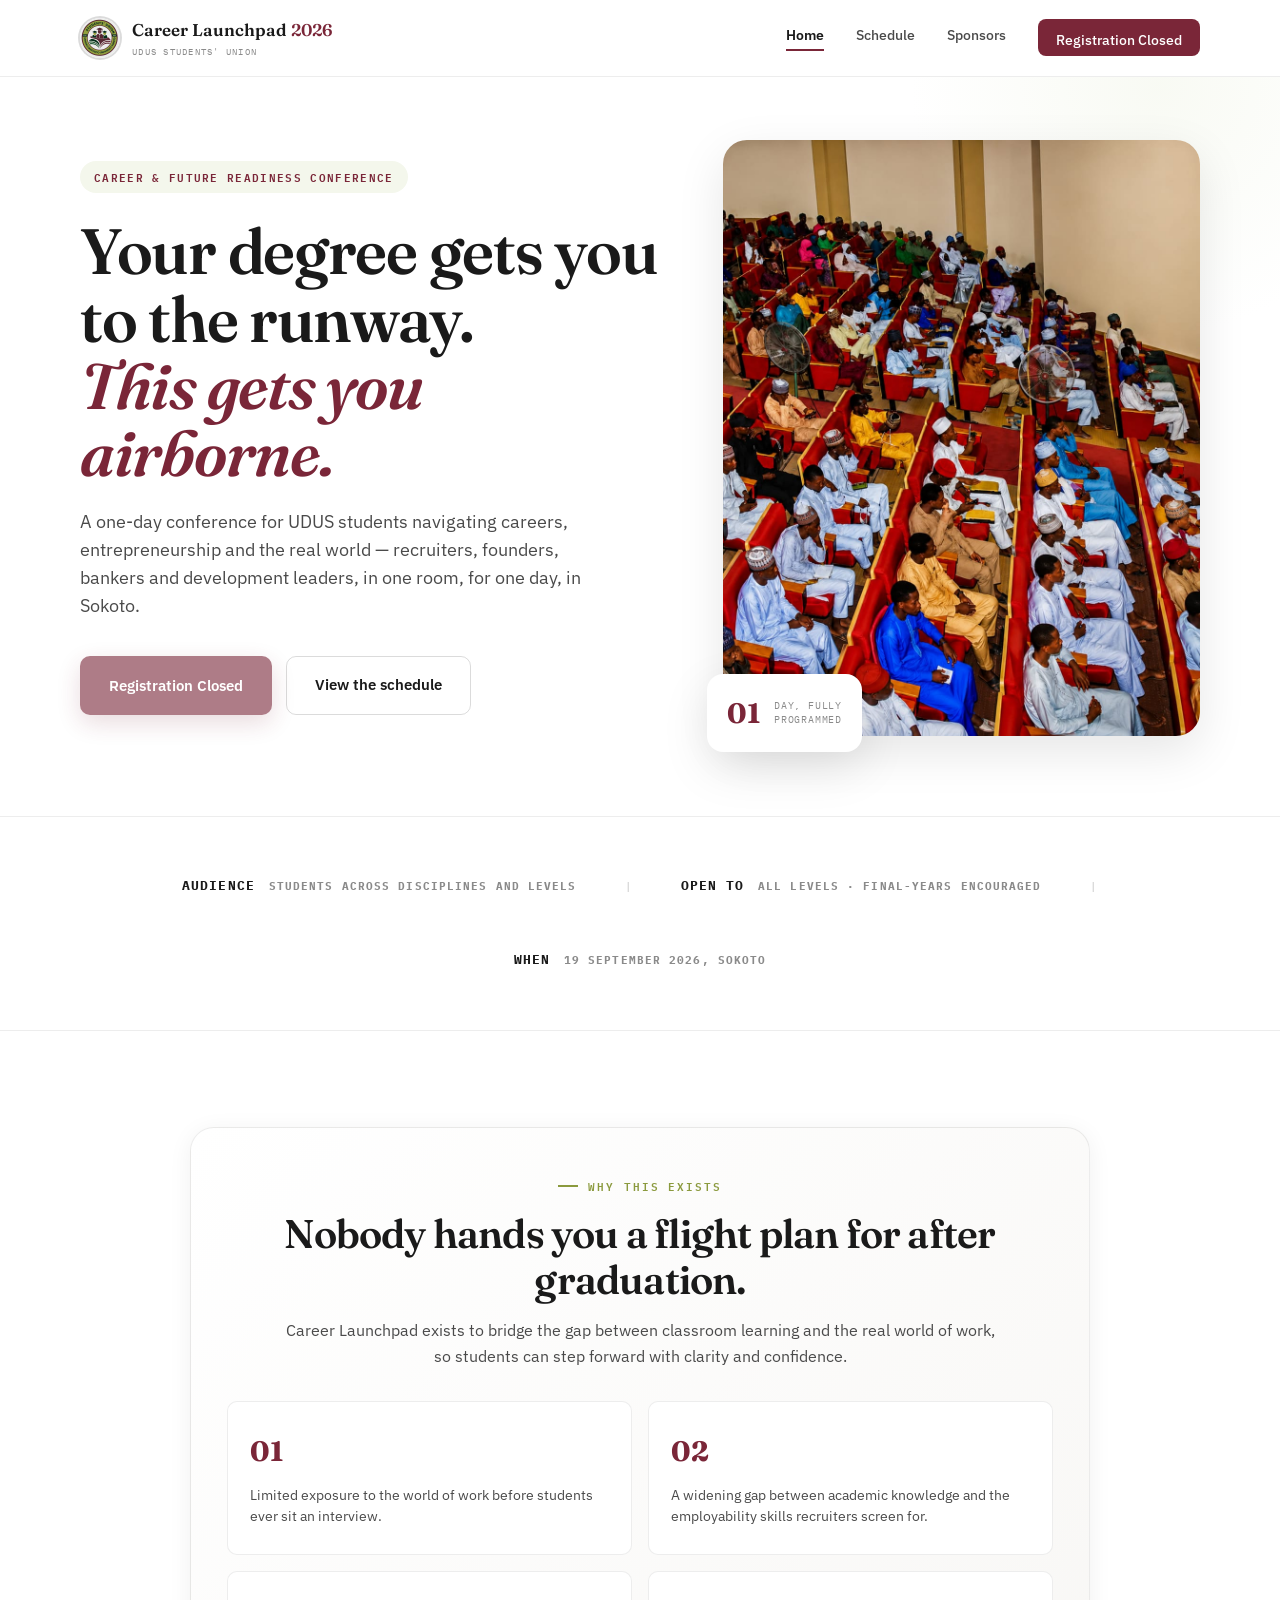
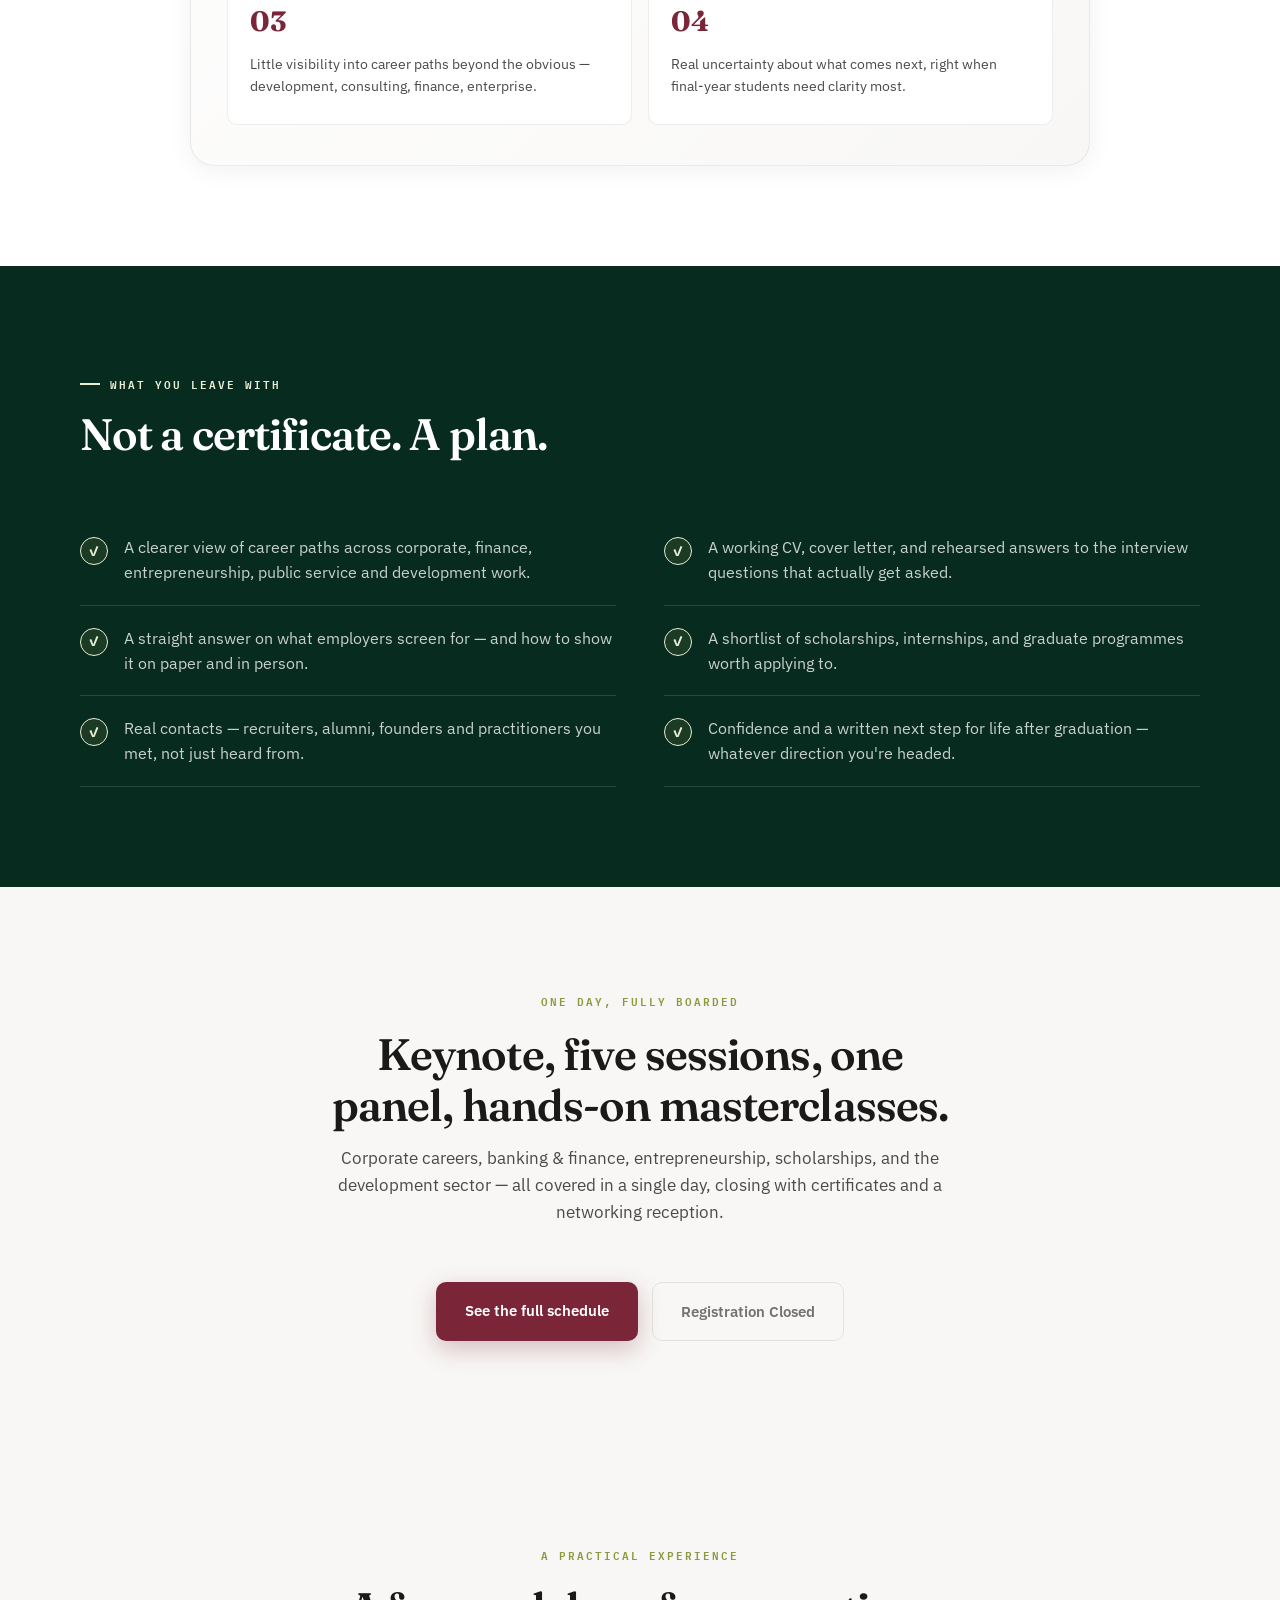
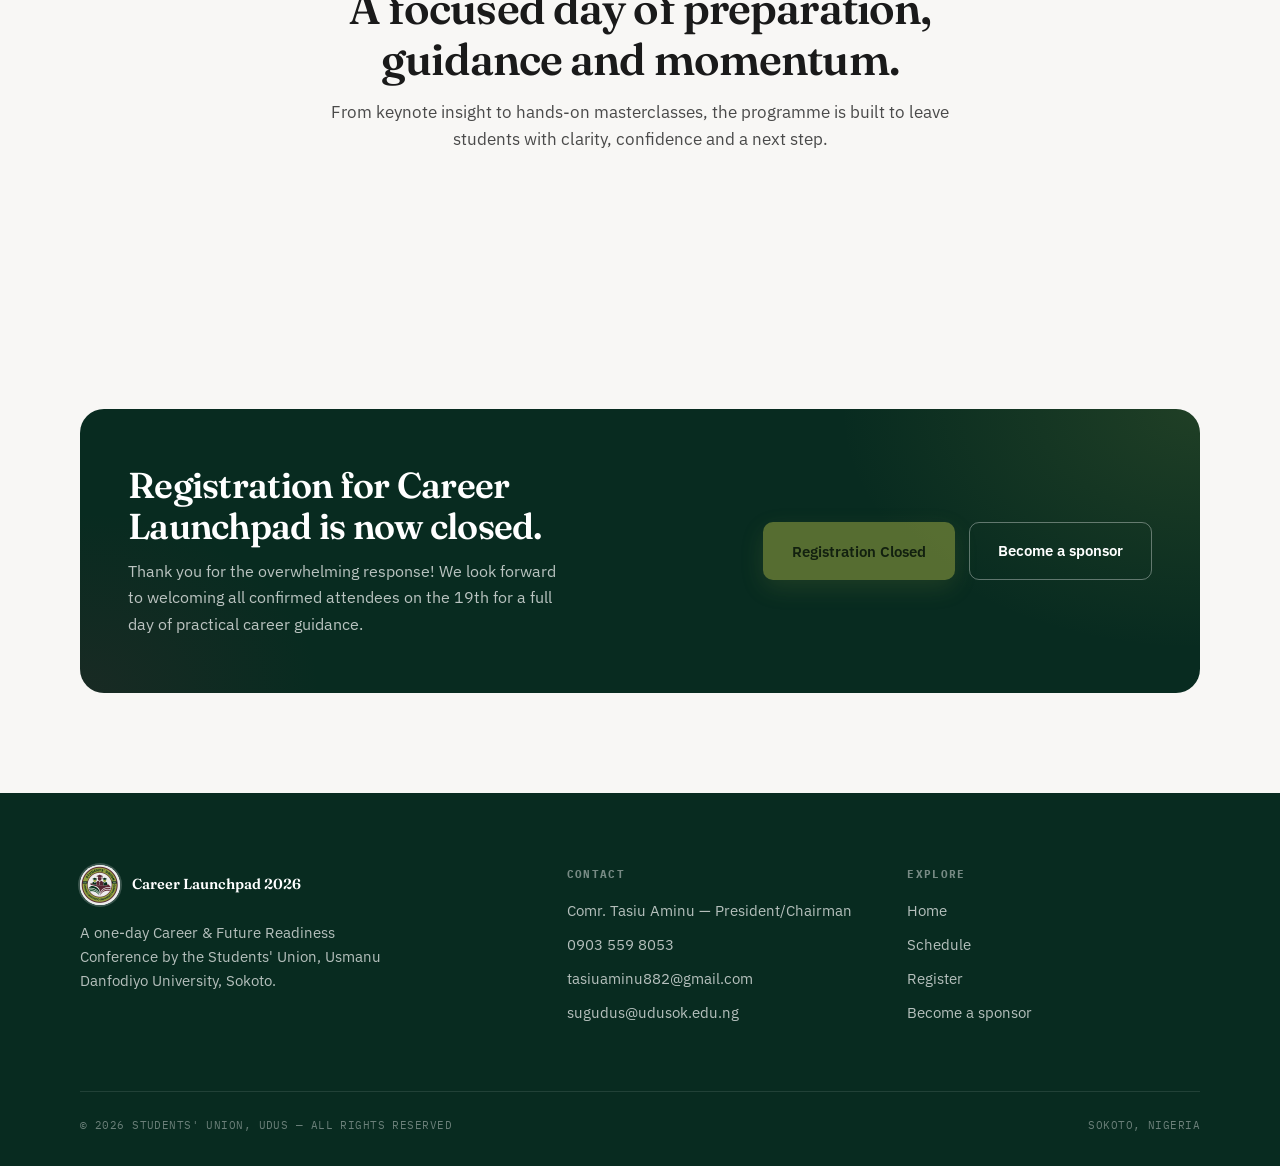
<file: index.html>
<!DOCTYPE html>
<html lang="en">
<head>
<meta charset="UTF-8">
<meta name="viewport" content="width=device-width, initial-scale=1.0">
<title>Career Launchpad 2026 — Career &amp; Future Readiness Conference | UDUS</title>
<meta name="description" content="Career Launchpad 2026: a one-day Career & Future Readiness Conference at Usmanu Danfodiyo University, Sokoto. Navigating Careers, Entrepreneurship and the Real World.">
<link rel="preconnect" href="https://fonts.googleapis.com">
<link rel="preconnect" href="https://fonts.gstatic.com" crossorigin>
<link href="https://fonts.googleapis.com/css2?family=Fraunces:ital,wght@0,500;0,600;0,700;1,500;1,600&family=IBM+Plex+Sans:wght@400;500;600;700&family=IBM+Plex+Mono:wght@400;500;600&display=swap" rel="stylesheet">
<link rel="icon" href="favicon.ico" sizes="any">
<link rel="apple-touch-icon" href="images/apple-touch-icon.png">
<link rel="stylesheet" href="styles.css">
</head>
<body>

<!-- ============ NAV ============ -->
<header class="site">
  <div class="navbar">
    <a href="index.html" class="brandmark">
      <span class="mark"><img src="images/logo.jpg" alt="UDUS Students' Union crest" width="40" height="40" decoding="async"></span>
      <div>Career Launchpad <span style="color:var(--maroon)">2026</span><small>UDUS Students' Union</small></div>
    </a>
    <input type="checkbox" id="navToggle">
    <nav class="links">
      <a href="index.html" class="active">Home</a>
      <a href="schedule.html">Schedule</a>
      <a href="sponsors.html">Sponsors</a>
      <a href="register.html" class="nav-cta">Registration Closed</a>
    </nav>
    <label for="navToggle" class="burger"><span></span><span></span><span></span></label>
  </div>
</header>

<!-- ============ HERO ============ -->
<section class="home-hero">
  <div class="wrap home-grid">
    <div class="reveal">
      <span class="theme-tag">Career &amp; Future Readiness Conference</span>
      <h1 class="hero-title">Your degree gets you to the runway.<br><em>This gets you airborne.</em></h1>
      <p class="hero-sub">A one-day conference for UDUS students navigating careers, entrepreneurship and the real world — recruiters, founders, bankers and development leaders, in one room, for one day, in Sokoto.</p>
      <div class="hero-actions">
        <button class="btn btn-primary" disabled style="opacity: 0.6; cursor: not-allowed;">Registration Closed</button>
        <a href="schedule.html" class="btn btn-ghost">View the schedule</a>
      </div>
    </div>

    <div class="hero-image-wrap reveal reveal-delay-1">
      <div class="img-frame">
        <picture>
          <source media="(max-width: 768px)" srcset="images/hero-mobile.jpg">
          <img src="images/hero.jpg" alt="Career Launchpad attendees on the UDUS campus" width="1254" height="1254" fetchpriority="high" decoding="async" onerror="this.style.display='none'; this.parentElement.classList.remove('loaded');" onload="this.parentElement.classList.add('loaded');">
        </picture>
      </div>
      <div class="hero-badge">
        <span class="num">01</span>
        <span class="lbl">Day, fully<br>programmed</span>
      </div>
    </div>
  </div>
</section>

<!-- ============ TRUST BAR ============ -->
<section style="padding:28px 0; border-bottom:1px solid var(--line);">
  <div class="wrap">
    <div class="trust-bar reveal">
      <span><strong>Audience</strong> Students across disciplines and levels</span>
      <span style="color:var(--line-strong);">|</span>
      <span><strong>Open to</strong> All levels · final-years encouraged</span>
      <span style="color:var(--line-strong);">|</span>
      <span><strong>When</strong> 19 September 2026, Sokoto</span>
    </div>
  </div>
</section>

<!-- ============ ABOUT / WHY ============ -->
<section id="about" class="about-section">
  <div class="wrap">
    <div class="about-grid reveal">
      <div class="about-intro-card">
        <div class="section-head about-head">
          <span class="eyebrow">Why this exists</span>
          <h2>Nobody hands you a flight plan for after graduation.</h2>
          <p>Career Launchpad exists to bridge the gap between classroom learning and the real world of work, so students can step forward with clarity and confidence.</p>
        </div>
        <div class="stat-grid-2">
          <div class="stat-cell">
            <div class="n">01</div>
            <div class="t">Limited exposure to the world of work before students ever sit an interview.</div>
          </div>
          <div class="stat-cell">
            <div class="n">02</div>
            <div class="t">A widening gap between academic knowledge and the employability skills recruiters screen for.</div>
          </div>
          <div class="stat-cell">
            <div class="n">03</div>
            <div class="t">Little visibility into career paths beyond the obvious — development, consulting, finance, enterprise.</div>
          </div>
          <div class="stat-cell">
            <div class="n">04</div>
            <div class="t">Real uncertainty about what comes next, right when final-year students need clarity most.</div>
          </div>
        </div>
      </div>
    </div>
  </div>
</section>

<!-- ============ WHAT YOU LEAVE WITH ============ -->
<section class="band-dark">
  <div class="wrap">
    <div class="section-head reveal">
      <span class="eyebrow on-dark">What you leave with</span>
      <h2>Not a certificate. A plan.</h2>
    </div>
    <div class="outcome-list reveal">
      <div class="outcome-item"><span class="mark">✓</span><p>A clearer view of career paths across corporate, finance, entrepreneurship, public service and development work.</p></div>
      <div class="outcome-item"><span class="mark">✓</span><p>A working CV, cover letter, and rehearsed answers to the interview questions that actually get asked.</p></div>
      <div class="outcome-item"><span class="mark">✓</span><p>A straight answer on what employers screen for — and how to show it on paper and in person.</p></div>
      <div class="outcome-item"><span class="mark">✓</span><p>A shortlist of scholarships, internships, and graduate programmes worth applying to.</p></div>
      <div class="outcome-item"><span class="mark">✓</span><p>Real contacts — recruiters, alumni, founders and practitioners you met, not just heard from.</p></div>
      <div class="outcome-item"><span class="mark">✓</span><p>Confidence and a written next step for life after graduation — whatever direction you're headed.</p></div>
    </div>
  </div>
</section>

<!-- ============ PROGRAM TEASER ============ -->
<section class="band-alt">
  <div class="wrap">
    <div class="section-head reveal center">
      <span class="eyebrow center">One day, fully boarded</span>
      <h2>Keynote, five sessions, one panel, hands-on masterclasses.</h2>
      <p>Corporate careers, banking &amp; finance, entrepreneurship, scholarships, and the development sector — all covered in a single day, closing with certificates and a networking reception.</p>
    </div>
    <div class="hero-actions reveal" style="justify-content:center;">
      <a href="schedule.html" class="btn btn-primary">See the full schedule</a>
      <button class="btn btn-ghost" disabled style="opacity: 0.6; cursor: not-allowed;">Registration Closed</button>
    </div>
  </div>
</section>

<!-- ============ EXPERIENCE SNAPSHOT ============ -->
<section class="band-alt">
  <div class="wrap">
    <div class="section-head reveal center">
      <span class="eyebrow center">A practical experience</span>
      <h2>A focused day of preparation, guidance and momentum.</h2>
      <p>From keynote insight to hands-on masterclasses, the programme is built to leave students with clarity, confidence and a next step.</p>
    </div>
  </div>
</section>

<!-- ============ CTA BANNER ============ -->
<section class="band-alt">
  <div class="wrap">
    <div class="cta-banner reveal">
      <div>
        <h3>Registration for Career Launchpad is now closed.</h3>
        <p>Thank you for the overwhelming response! We look forward to welcoming all confirmed attendees on the 19th for a full day of practical career guidance.</p>
      </div>
      <div class="cta-actions">
        <button class="btn btn-olive" disabled style="opacity: 0.6; cursor: not-allowed;">Registration Closed</button>
        <a href="sponsors.html" class="btn btn-ghost on-dark">Become a sponsor</a>
      </div>
    </div>
  </div>
</section>

<!-- ============ FOOTER ============ -->
<footer>
  <div class="wrap">
    <div class="foot-grid">
      <div>
        <a href="index.html" class="brandmark" style="margin-bottom:16px; display:flex;">
          <span class="mark"><img src="images/logo.jpg" alt="UDUS Students' Union crest" width="40" height="40" loading="lazy" decoding="async"></span>
          Career Launchpad 2026
        </a>
        <p style="max-width:320px;">A one-day Career &amp; Future Readiness Conference by the Students' Union, Usmanu Danfodiyo University, Sokoto.</p>
      </div>
      <div>
        <h5>Contact</h5>
        <p>Comr. Tasiu Aminu — President/Chairman</p>
        <a href="tel:+2349035598053">0903 559 8053</a>
        <a href="mailto:tasiuaminu882@gmail.com">tasiuaminu882@gmail.com</a>
        <a href="mailto:sugudus@udusok.edu.ng">sugudus@udusok.edu.ng</a>
      </div>
      <div>
        <h5>Explore</h5>
        <a href="index.html">Home</a>
        <a href="schedule.html">Schedule</a>
        <a href="register.html">Register</a>
        <a href="sponsors.html">Become a sponsor</a>
      </div>
    </div>
    <div class="foot-bottom">
      <span>© 2026 STUDENTS' UNION, UDUS — ALL RIGHTS RESERVED</span>
      <span>SOKOTO, NIGERIA</span>
    </div>
  </div>
</footer>

<div class="toast" id="toast"></div>

<script src="script.js"></script>
</body>
</html>
</file>
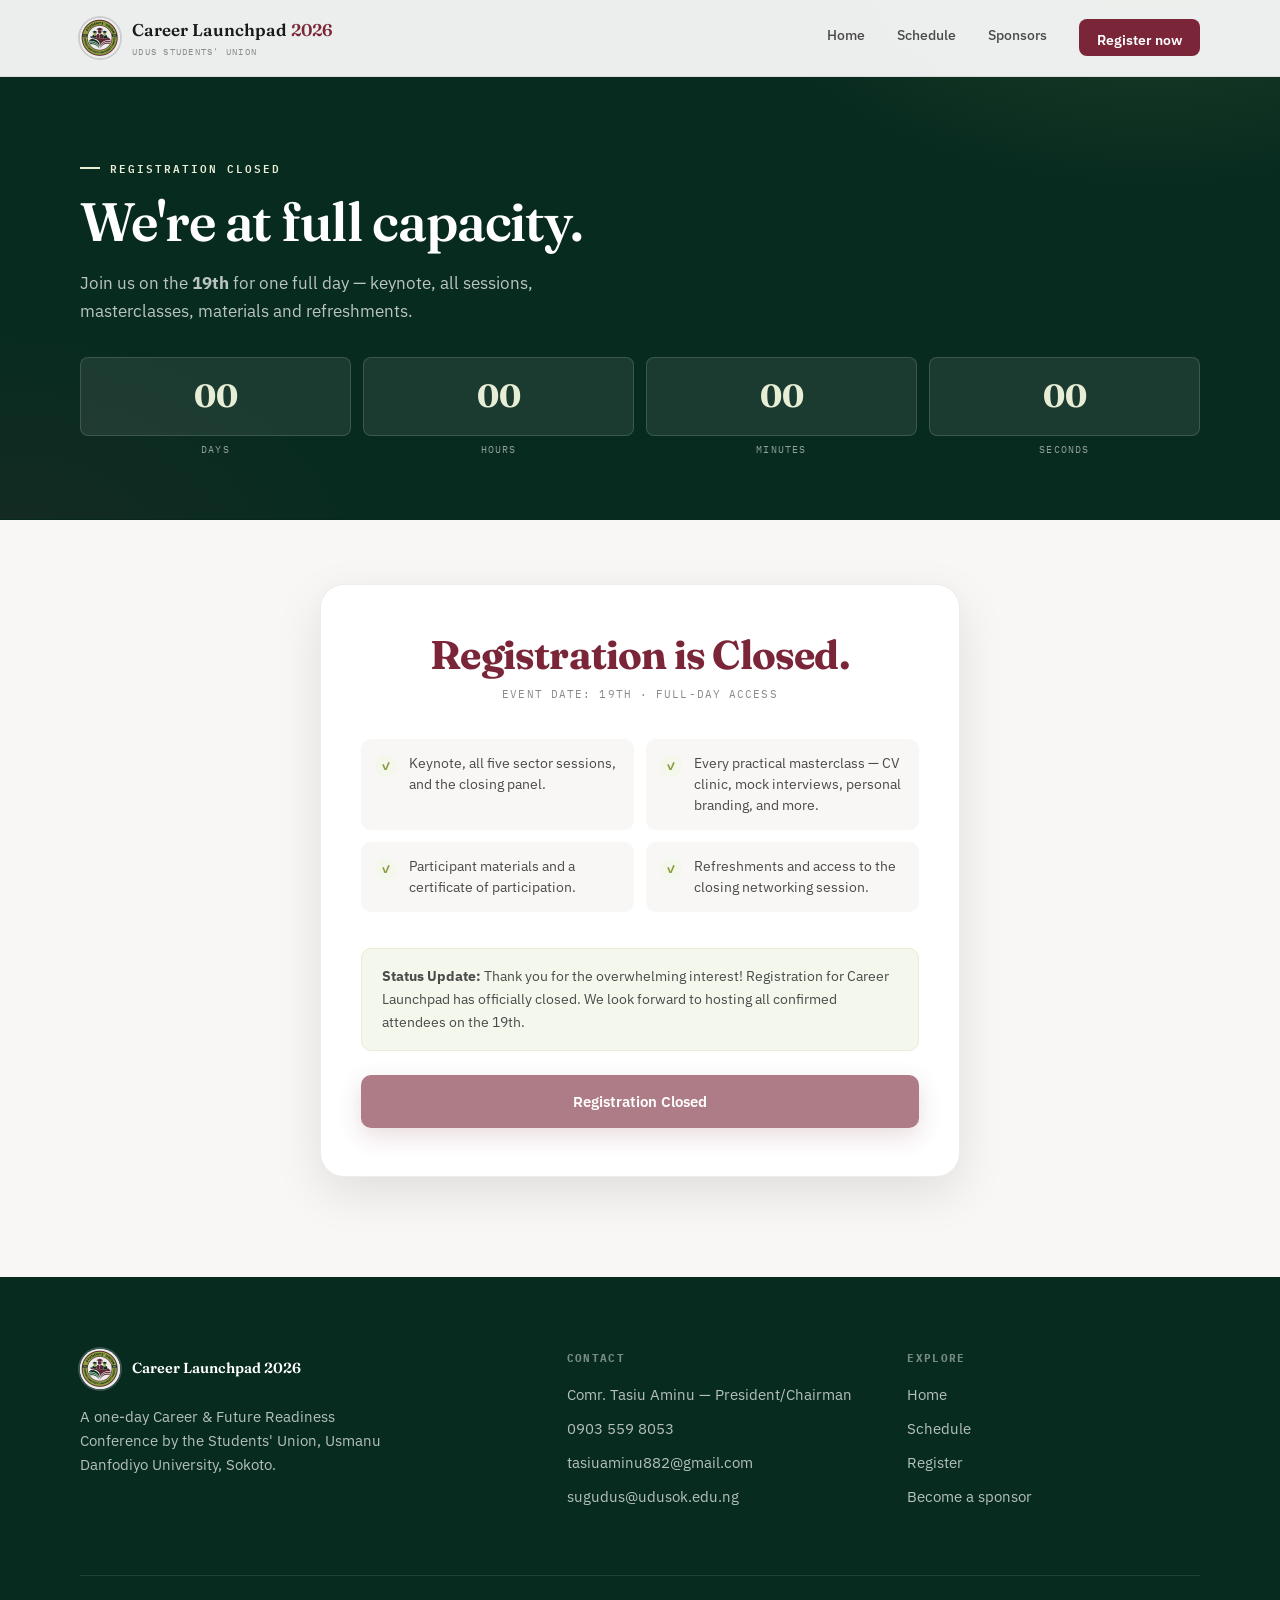
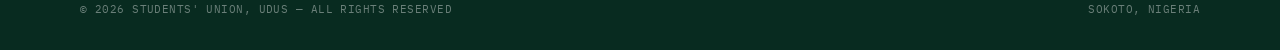
<file: register.html>
<!DOCTYPE html>
<html lang="en">
<head>
<meta charset="UTF-8">
<meta name="viewport" content="width=device-width, initial-scale=1.0">
<title>Register — Career Launchpad 2026 | UDUS</title>
<meta name="description" content="Register for Career Launchpad 2026 — a full day of keynote, sector sessions, practical masterclasses, materials and refreshments at UDUS, Sokoto.">
<meta name="keywords" content="Career Launchpad 2026, UDUS registration, Usmanu Danfodiyo University, Students Union Sokoto, career conference Nigeria, UDUS career event, register for conference">
<meta name="author" content="Students' Union, Usmanu Danfodiyo University, Sokoto">
<meta name="robots" content="index, follow">
<meta property="og:title" content="Register — Career Launchpad 2026 | UDUS">
<meta property="og:description" content="Register for Career Launchpad 2026 — a full day of keynote, sector sessions, practical masterclasses, materials and refreshments at UDUS, Sokoto.">
<meta property="og:type" content="website">
<meta property="og:url" content="https://careerlaunchpad26.vercel.app/register.html">
<meta property="og:image" content="https://careerlaunchpad26.vercel.app/images/og-image.jpg">
<meta property="og:site_name" content="Career Launchpad 2026">
<meta name="twitter:card" content="summary_large_image">
<meta name="twitter:title" content="Register — Career Launchpad 2026 | UDUS">
<meta name="twitter:description" content="Register for Career Launchpad 2026 — a full day of keynote, sector sessions, practical masterclasses, materials and refreshments at UDUS, Sokoto.">
<meta name="twitter:image" content="https://careerlaunchpad26.vercel.app/images/og-image.jpg">
<link rel="canonical" href="https://careerlaunchpad26.vercel.app/register.html">
<link rel="preconnect" href="https://fonts.googleapis.com">
<link rel="preconnect" href="https://fonts.gstatic.com" crossorigin>
<link href="https://fonts.googleapis.com/css2?family=Fraunces:ital,wght@0,500;0,600;0,700;1,500;1,600&family=IBM+Plex+Sans:wght@400;500;600;700&family=IBM+Plex+Mono:wght@400;500;600&display=swap" rel="stylesheet">
<link rel="icon" href="favicon.ico" sizes="any">
<link rel="apple-touch-icon" href="images/apple-touch-icon.png">
<link rel="stylesheet" href="styles.css">
</head>
<body>

<!-- ============ NAV ============ -->
<header class="site">
  <div class="navbar">
    <a href="index.html" class="brandmark">
      <span class="mark"><img src="images/logo.jpg" alt="UDUS Students' Union crest" width="40" height="40" decoding="async"></span>
      <div>Career Launchpad <span style="color:var(--maroon)">2026</span><small>UDUS Students' Union</small></div>
    </a>
    <input type="checkbox" id="navToggle">
    <nav class="links">
      <a href="index.html">Home</a>
      <a href="schedule.html">Schedule</a>
      <a href="sponsors.html">Sponsors</a>
      <a href="register.html" class="nav-cta active">Register now</a>
    </nav>
    <label for="navToggle" class="burger"><span></span><span></span><span></span></label>
  </div>
</header>

<!-- ============ REGISTRATION HERO ============ -->
<section class="page-hero" style="padding-bottom:60px;">
  <div class="wrap">
    <span class="eyebrow on-dark">Registration Closed</span>
    <h1>We're at full capacity.</h1>
    <p>Join us on the <strong>19th</strong> for one full day — keynote, all sessions, masterclasses, materials and refreshments.</p>
    <div class="countdown" id="countdown">
      <div class="cd-box"><div class="cd-num" id="cd-days">--</div><div class="cd-lbl">Days</div></div>
      <div class="cd-box"><div class="cd-num" id="cd-hours">--</div><div class="cd-lbl">Hours</div></div>
      <div class="cd-box"><div class="cd-num" id="cd-mins">--</div><div class="cd-lbl">Minutes</div></div>
      <div class="cd-box"><div class="cd-num" id="cd-secs">--</div><div class="cd-lbl">Seconds</div></div>
    </div>
  </div>
</section>

<!-- ============ REGISTRATION CARD ============ -->
<section class="band-alt" style="padding-top:64px;">
  <div class="wrap">
    <div class="reg-card reveal">
      <div class="reg-headline">Registration is Closed.</div>
      <div class="reg-note">Event Date: 19th · Full-day access</div>

      <div class="reg-features">
        <div class="reg-feature">
          <span class="check">✓</span>
          <p>Keynote, all five sector sessions, and the closing panel.</p>
        </div>
        <div class="reg-feature">
          <span class="check">✓</span>
          <p>Every practical masterclass — CV clinic, mock interviews, personal branding, and more.</p>
        </div>
        <div class="reg-feature">
          <span class="check">✓</span>
          <p>Participant materials and a certificate of participation.</p>
        </div>
        <div class="reg-feature">
          <span class="check">✓</span>
          <p>Refreshments and access to the closing networking session.</p>
        </div>
      </div>

      <div class="google-form-note">
        <strong>Status Update:</strong> Thank you for the overwhelming interest! Registration for Career Launchpad has officially closed. We look forward to hosting all confirmed attendees on the 19th.
      </div>

      <button class="btn btn-primary" style="width:100%; opacity:0.6; cursor:not-allowed;" disabled>
        Registration Closed
      </button>
    </div>
  </div>
</section>

<!-- ============ FOOTER ============ -->
<footer>
  <div class="wrap">
    <div class="foot-grid">
      <div>
        <a href="index.html" class="brandmark" style="margin-bottom:16px; display:flex;">
          <span class="mark"><img src="images/logo.jpg" alt="UDUS Students' Union crest" width="40" height="40" loading="lazy" decoding="async"></span>
          Career Launchpad 2026
        </a>
        <p style="max-width:320px;">A one-day Career &amp; Future Readiness Conference by the Students' Union, Usmanu Danfodiyo University, Sokoto.</p>
      </div>
      <div>
        <h5>Contact</h5>
        <p>Comr. Tasiu Aminu — President/Chairman</p>
        <a href="tel:+2349035598053">0903 559 8053</a>
        <a href="mailto:tasiuaminu882@gmail.com">tasiuaminu882@gmail.com</a>
        <a href="mailto:sugudus@udusok.edu.ng">sugudus@udusok.edu.ng</a>
      </div>
      <div>
        <h5>Explore</h5>
        <a href="index.html">Home</a>
        <a href="schedule.html">Schedule</a>
        <a href="register.html">Register</a>
        <a href="sponsors.html">Become a sponsor</a>
      </div>
    </div>
    <div class="foot-bottom">
      <span>© 2026 STUDENTS' UNION, UDUS — ALL RIGHTS RESERVED</span>
      <span>SOKOTO, NIGERIA</span>
    </div>
  </div>
</footer>

<div class="toast" id="toast"></div>

<script src="script.js"></script>
</body>
</html>
</file>
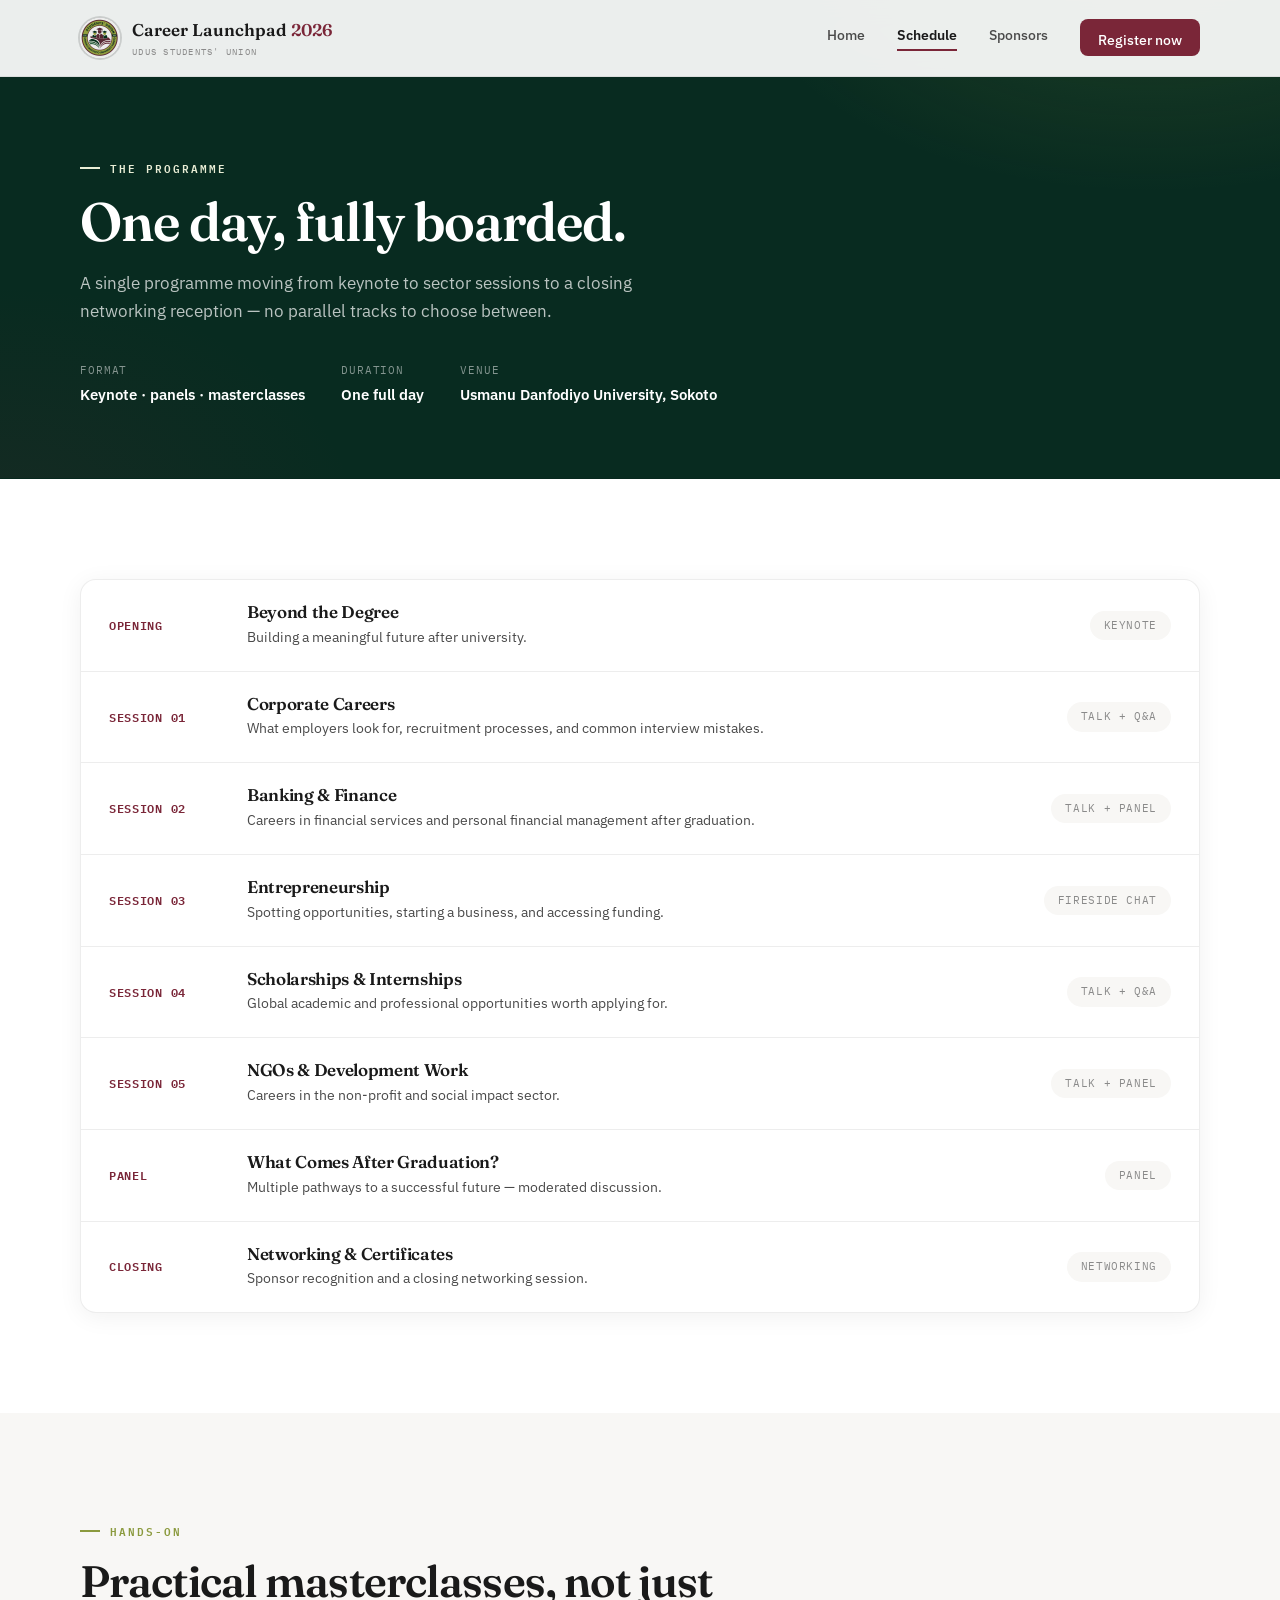
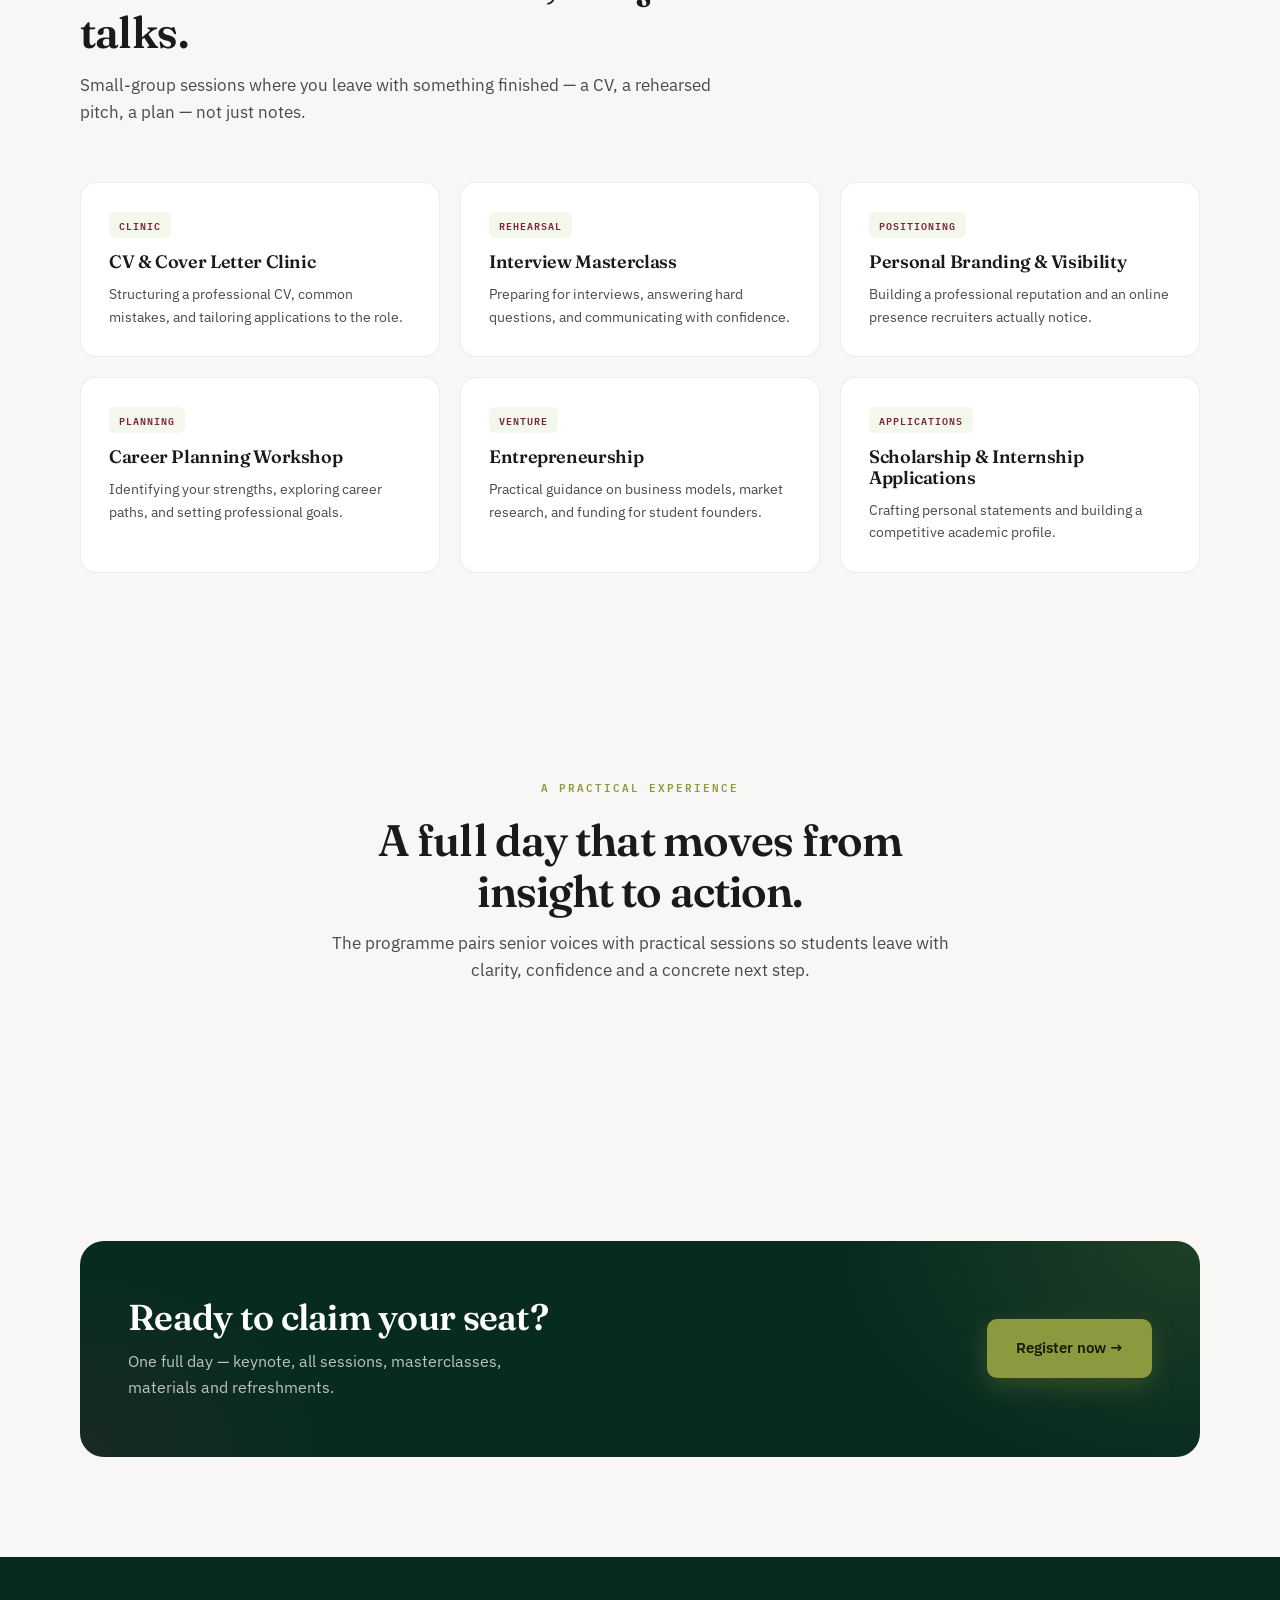
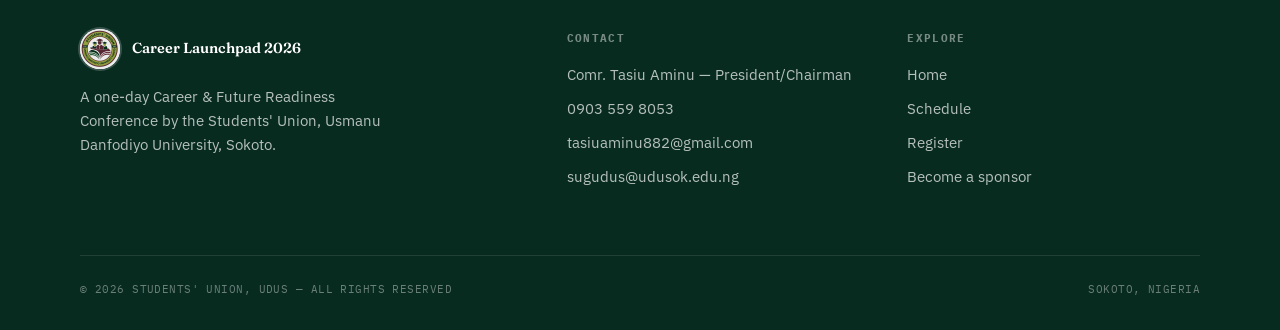
<file: schedule.html>
<!DOCTYPE html>
<html lang="en">
<head>
<meta charset="UTF-8">
<meta name="viewport" content="width=device-width, initial-scale=1.0">
<title>Schedule — Career Launchpad 2026 | UDUS</title>
<meta name="description" content="The full one-day Career Launchpad 2026 programme: keynote, sector sessions, panel discussion, and practical masterclasses.">
<link rel="preconnect" href="https://fonts.googleapis.com">
<link rel="preconnect" href="https://fonts.gstatic.com" crossorigin>
<link href="https://fonts.googleapis.com/css2?family=Fraunces:ital,wght@0,500;0,600;0,700;1,500;1,600&family=IBM+Plex+Sans:wght@400;500;600;700&family=IBM+Plex+Mono:wght@400;500;600&display=swap" rel="stylesheet">
<link rel="icon" href="favicon.ico" sizes="any">
<link rel="apple-touch-icon" href="images/apple-touch-icon.png">
<link rel="stylesheet" href="styles.css">
</head>
<body>

<!-- ============ NAV ============ -->
<header class="site">
  <div class="navbar">
    <a href="index.html" class="brandmark">
      <span class="mark"><img src="images/logo.jpg" alt="UDUS Students' Union crest" width="40" height="40" decoding="async"></span>
      <div>Career Launchpad <span style="color:var(--maroon)">2026</span><small>UDUS Students' Union</small></div>
    </a>
    <input type="checkbox" id="navToggle">
    <nav class="links">
      <a href="index.html">Home</a>
      <a href="schedule.html" class="active">Schedule</a>
      <a href="sponsors.html">Sponsors</a>
      <a href="register.html" class="nav-cta">Register now</a>
    </nav>
    <label for="navToggle" class="burger"><span></span><span></span><span></span></label>
  </div>
</header>

<!-- ============ PAGE HERO ============ -->
<section class="page-hero">
  <div class="wrap">
    <span class="eyebrow on-dark">The programme</span>
    <h1>One day, fully boarded.</h1>
    <p>A single programme moving from keynote to sector sessions to a closing networking reception — no parallel tracks to choose between.</p>
    <div class="hero-strip">
      <div>Format<b>Keynote · panels · masterclasses</b></div>
      <div>Duration<b>One full day</b></div>
      <div>Venue<b>Usmanu Danfodiyo University, Sokoto</b></div>
    </div>
  </div>
</section>

<!-- ============ SCHEDULE ============ -->
<section>
  <div class="wrap">
    <div class="sched-table reveal">
      <div class="sched-row">
        <span class="tcode">Opening</span>
        <div class="seg"><h4>Beyond the Degree</h4><p>Building a meaningful future after university.</p></div>
        <span class="fmt">Keynote</span>
      </div>
      <div class="sched-row">
        <span class="tcode">Session 01</span>
        <div class="seg"><h4>Corporate Careers</h4><p>What employers look for, recruitment processes, and common interview mistakes.</p></div>
        <span class="fmt">Talk + Q&amp;A</span>
      </div>
      <div class="sched-row">
        <span class="tcode">Session 02</span>
        <div class="seg"><h4>Banking &amp; Finance</h4><p>Careers in financial services and personal financial management after graduation.</p></div>
        <span class="fmt">Talk + Panel</span>
      </div>
      <div class="sched-row">
        <span class="tcode">Session 03</span>
        <div class="seg"><h4>Entrepreneurship</h4><p>Spotting opportunities, starting a business, and accessing funding.</p></div>
        <span class="fmt">Fireside Chat</span>
      </div>
      <div class="sched-row">
        <span class="tcode">Session 04</span>
        <div class="seg"><h4>Scholarships &amp; Internships</h4><p>Global academic and professional opportunities worth applying for.</p></div>
        <span class="fmt">Talk + Q&amp;A</span>
      </div>
      <div class="sched-row">
        <span class="tcode">Session 05</span>
        <div class="seg"><h4>NGOs &amp; Development Work</h4><p>Careers in the non-profit and social impact sector.</p></div>
        <span class="fmt">Talk + Panel</span>
      </div>
      <div class="sched-row">
        <span class="tcode">Panel</span>
        <div class="seg"><h4>What Comes After Graduation?</h4><p>Multiple pathways to a successful future — moderated discussion.</p></div>
        <span class="fmt">Panel</span>
      </div>
      <div class="sched-row">
        <span class="tcode">Closing</span>
        <div class="seg"><h4>Networking &amp; Certificates</h4><p>Sponsor recognition and a closing networking session.</p></div>
        <span class="fmt">Networking</span>
      </div>
    </div>
  </div>
</section>

<!-- ============ MASTERCLASSES ============ -->
<section class="band-alt">
  <div class="wrap">
    <div class="section-head reveal">
      <span class="eyebrow">Hands-on</span>
      <h2>Practical masterclasses, not just talks.</h2>
      <p>Small-group sessions where you leave with something finished — a CV, a rehearsed pitch, a plan — not just notes.</p>
    </div>
    <div class="mc-grid reveal">
      <div class="mc-card">
        <span class="tag">Clinic</span>
        <h4>CV &amp; Cover Letter Clinic</h4>
        <p>Structuring a professional CV, common mistakes, and tailoring applications to the role.</p>
      </div>
      <div class="mc-card">
        <span class="tag">Rehearsal</span>
        <h4>Interview Masterclass</h4>
        <p>Preparing for interviews, answering hard questions, and communicating with confidence.</p>
      </div>
      <div class="mc-card">
        <span class="tag">Positioning</span>
        <h4>Personal Branding &amp; Visibility</h4>
        <p>Building a professional reputation and an online presence recruiters actually notice.</p>
      </div>
      <div class="mc-card">
        <span class="tag">Planning</span>
        <h4>Career Planning Workshop</h4>
        <p>Identifying your strengths, exploring career paths, and setting professional goals.</p>
      </div>
      <div class="mc-card">
        <span class="tag">Venture</span>
        <h4>Entrepreneurship</h4>
        <p>Practical guidance on business models, market research, and funding for student founders.</p>
      </div>
      <div class="mc-card">
        <span class="tag">Applications</span>
        <h4>Scholarship &amp; Internship Applications</h4>
        <p>Crafting personal statements and building a competitive academic profile.</p>
      </div>
    </div>
  </div>
</section>

<!-- ============ EXPERIENCE SNAPSHOT ============ -->
<section class="band-alt">
  <div class="wrap">
    <div class="section-head reveal center">
      <span class="eyebrow center">A practical experience</span>
      <h2>A full day that moves from insight to action.</h2>
      <p>The programme pairs senior voices with practical sessions so students leave with clarity, confidence and a concrete next step.</p>
    </div>
  </div>
</section>

<!-- ============ CTA BANNER ============ -->
<section class="band-alt">
  <div class="wrap">
    <div class="cta-banner reveal">
      <div>
        <h3>Ready to claim your seat?</h3>
        <p>One full day — keynote, all sessions, masterclasses, materials and refreshments.</p>
      </div>
      <div class="cta-actions">
        <a href="register.html" class="btn btn-olive">Register now →</a>
      </div>
    </div>
  </div>
</section>

<!-- ============ FOOTER ============ -->
<footer>
  <div class="wrap">
    <div class="foot-grid">
      <div>
        <a href="index.html" class="brandmark" style="margin-bottom:16px; display:flex;">
          <span class="mark"><img src="images/logo.jpg" alt="UDUS Students' Union crest" width="40" height="40" loading="lazy" decoding="async"></span>
          Career Launchpad 2026
        </a>
        <p style="max-width:320px;">A one-day Career &amp; Future Readiness Conference by the Students' Union, Usmanu Danfodiyo University, Sokoto.</p>
      </div>
      <div>
        <h5>Contact</h5>
        <p>Comr. Tasiu Aminu — President/Chairman</p>
        <a href="tel:+2349035598053">0903 559 8053</a>
        <a href="mailto:tasiuaminu882@gmail.com">tasiuaminu882@gmail.com</a>
        <a href="mailto:sugudus@udusok.edu.ng">sugudus@udusok.edu.ng</a>
      </div>
      <div>
        <h5>Explore</h5>
        <a href="index.html">Home</a>
        <a href="schedule.html">Schedule</a>
        <a href="register.html">Register</a>
        <a href="sponsors.html">Become a sponsor</a>
      </div>
    </div>
    <div class="foot-bottom">
      <span>© 2026 STUDENTS' UNION, UDUS — ALL RIGHTS RESERVED</span>
      <span>SOKOTO, NIGERIA</span>
    </div>
  </div>
</footer>

<div class="toast" id="toast"></div>

<script src="script.js"></script>
</body>
</html>
</file>
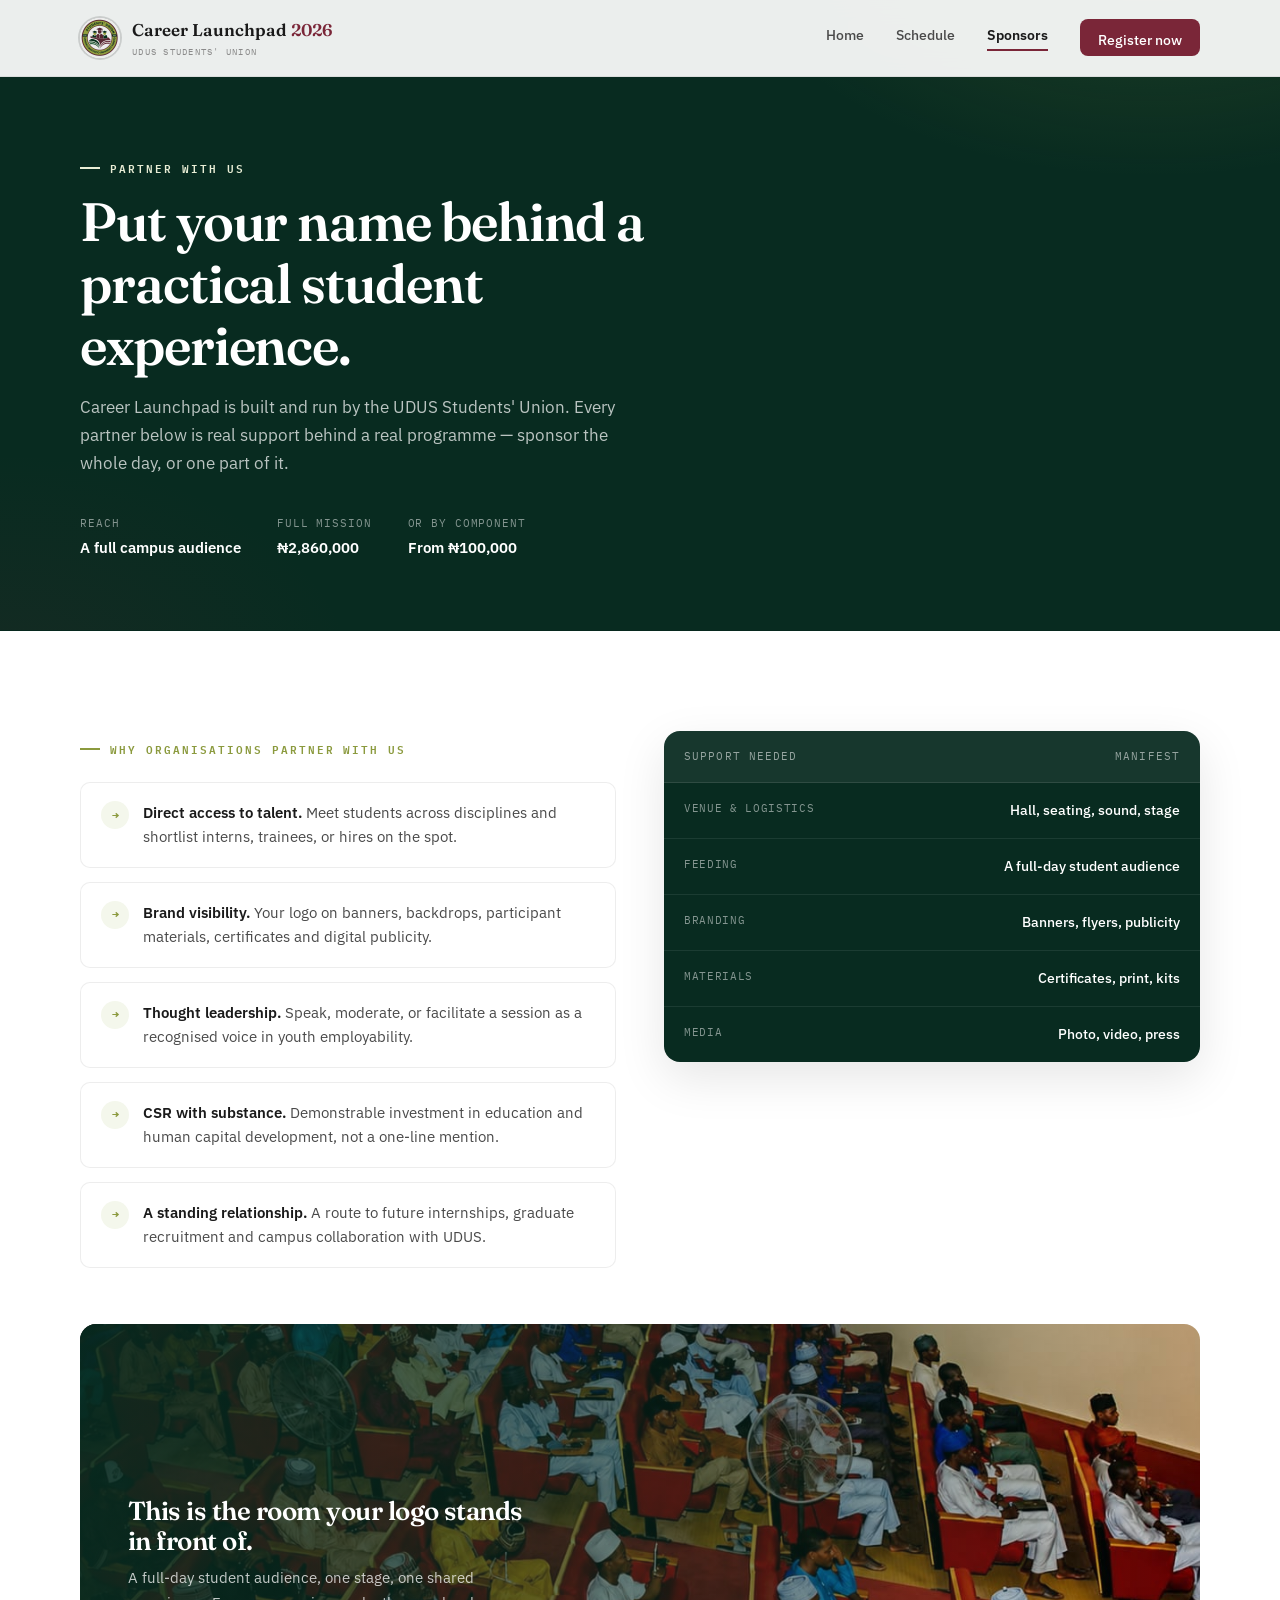
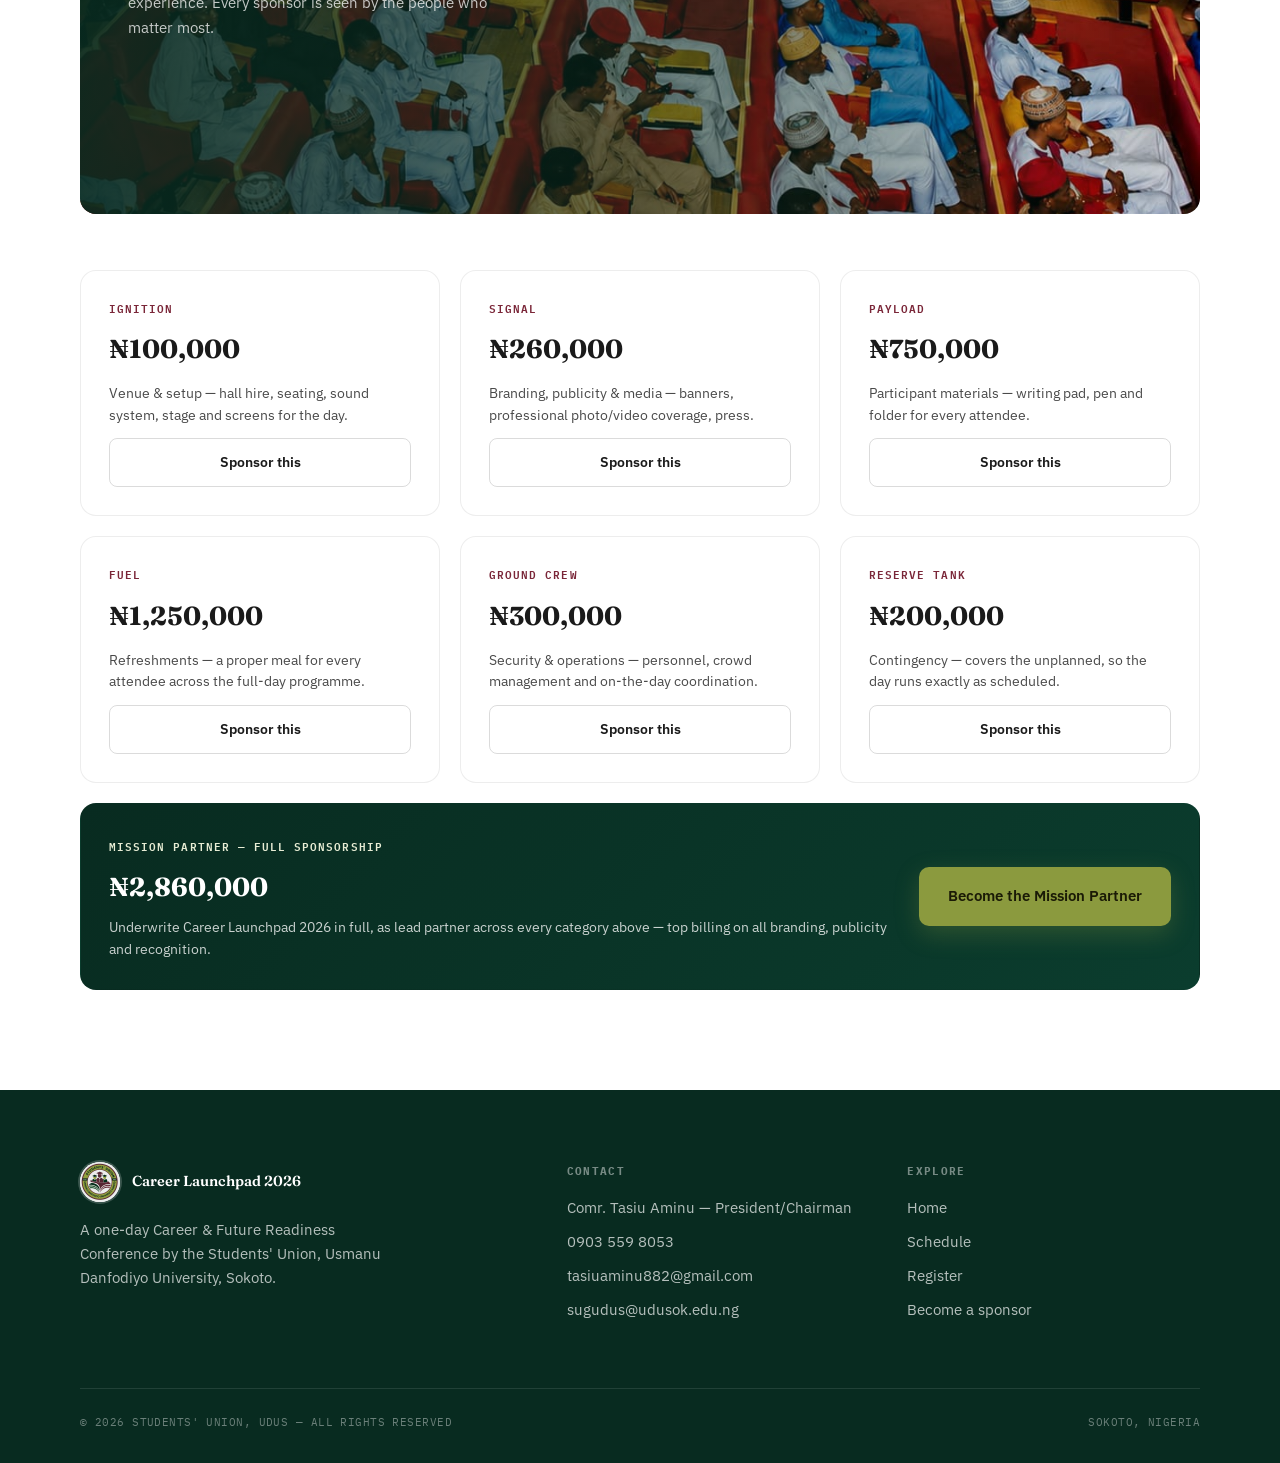
<file: sponsors.html>
<!DOCTYPE html>
<html lang="en">
<head>
<meta charset="UTF-8">
<meta name="viewport" content="width=device-width, initial-scale=1.0">
<title>Sponsors — Career Launchpad 2026 | UDUS</title>
<meta name="description" content="Partner with Career Launchpad 2026. Sponsor the venue, branding, materials, refreshments, security, or the full conference — reach a full campus audience at UDUS.">
<link rel="preconnect" href="https://fonts.googleapis.com">
<link rel="preconnect" href="https://fonts.gstatic.com" crossorigin>
<link href="https://fonts.googleapis.com/css2?family=Fraunces:ital,wght@0,500;0,600;0,700;1,500;1,600&family=IBM+Plex+Sans:wght@400;500;600;700&family=IBM+Plex+Mono:wght@400;500;600&display=swap" rel="stylesheet">
<link rel="icon" href="favicon.ico" sizes="any">
<link rel="apple-touch-icon" href="images/apple-touch-icon.png">
<link rel="stylesheet" href="styles.css">
</head>
<body>

<!-- ============ NAV ============ -->
<header class="site">
  <div class="navbar">
    <a href="index.html" class="brandmark">
      <span class="mark"><img src="images/logo.jpg" alt="UDUS Students' Union crest" width="40" height="40" decoding="async"></span>
      <div>Career Launchpad <span style="color:var(--maroon)">2026</span><small>UDUS Students' Union</small></div>
    </a>
    <input type="checkbox" id="navToggle">
    <nav class="links">
      <a href="index.html">Home</a>
      <a href="schedule.html">Schedule</a>
      <a href="sponsors.html" class="active">Sponsors</a>
      <a href="register.html" class="nav-cta">Register now</a>
    </nav>
    <label for="navToggle" class="burger"><span></span><span></span><span></span></label>
  </div>
</header>

<!-- ============ PAGE HERO ============ -->
<section class="page-hero">
  <div class="wrap">
    <span class="eyebrow on-dark">Partner with us</span>
    <h1>Put your name behind a practical student experience.</h1>
    <p>Career Launchpad is built and run by the UDUS Students' Union. Every partner below is real support behind a real programme — sponsor the whole day, or one part of it.</p>
    <div class="hero-strip">
      <div>Reach<b>A full campus audience</b></div>
      <div>Full mission<b>₦2,860,000</b></div>
      <div>Or by component<b>From ₦100,000</b></div>
    </div>
  </div>
</section>

<!-- ============ WHY PARTNER ============ -->
<section id="sponsors">
  <div class="wrap">
    <div class="spons-intro reveal">
      <div>
        <span class="eyebrow">Why organisations partner with us</span>
        <div class="why-list">
          <div class="why-item"><span class="idx">→</span><div><b>Direct access to talent.</b> Meet students across disciplines and shortlist interns, trainees, or hires on the spot.</div></div>
          <div class="why-item"><span class="idx">→</span><div><b>Brand visibility.</b> Your logo on banners, backdrops, participant materials, certificates and digital publicity.</div></div>
          <div class="why-item"><span class="idx">→</span><div><b>Thought leadership.</b> Speak, moderate, or facilitate a session as a recognised voice in youth employability.</div></div>
          <div class="why-item"><span class="idx">→</span><div><b>CSR with substance.</b> Demonstrable investment in education and human capital development, not a one-line mention.</div></div>
          <div class="why-item"><span class="idx">→</span><div><b>A standing relationship.</b> A route to future internships, graduate recruitment and campus collaboration with UDUS.</div></div>
        </div>
      </div>
      <div class="support-board">
        <div class="support-head"><span>Support Needed</span><span>Manifest</span></div>
        <div class="support-row"><span class="label">Venue &amp; logistics</span><span class="value">Hall, seating, sound, stage</span></div>
        <div class="support-row"><span class="label">Feeding</span><span class="value">A full-day student audience</span></div>
        <div class="support-row"><span class="label">Branding</span><span class="value">Banners, flyers, publicity</span></div>
        <div class="support-row"><span class="label">Materials</span><span class="value">Certificates, print, kits</span></div>
        <div class="support-row"><span class="label">Media</span><span class="value">Photo, video, press</span></div>
      </div>
    </div>

    <!-- Sponsor photo band -->
    <div class="sponsor-photo-band photo-slot reveal">
      <img src="images/sponsors-crowd.jpg" alt="Students filling the auditorium" width="1254" height="1254" loading="lazy" decoding="async" onerror="this.style.display='none'; this.parentElement.classList.remove('loaded');" onload="this.parentElement.classList.add('loaded');">
      <div class="placeholder">
        <svg viewBox="0 0 24 24" fill="none" stroke="currentColor" stroke-width="1.5"><rect x="3" y="5" width="18" height="14" rx="2"/><circle cx="8.5" cy="10" r="1.5"/><path d="M21 15l-5-5-4 4-3-3-6 6"/></svg>
        <span class="fname">images/sponsors-crowd.jpg</span>
        <span class="fdim">Wide crowd / auditorium shot</span>
      </div>
      <div class="band-copy">
        <h4>This is the room your logo stands in front of.</h4>
        <p>A full-day student audience, one stage, one shared experience. Every sponsor is seen by the people who matter most.</p>
      </div>
    </div>

    <!-- Tiers -->
    <div class="tier-grid reveal">
      <div class="tier-card">
        <span class="tname">Ignition</span>
        <span class="tamt">₦100,000</span>
        <p class="tdesc">Venue &amp; setup — hall hire, seating, sound system, stage and screens for the day.</p>
        <a class="tbtn" href="#" onclick="openSponsorModal('Venue & Setup — ₦100,000'); return false;">Sponsor this</a>
      </div>
      <div class="tier-card">
        <span class="tname">Signal</span>
        <span class="tamt">₦260,000</span>
        <p class="tdesc">Branding, publicity &amp; media — banners, professional photo/video coverage, press.</p>
        <a class="tbtn" href="#" onclick="openSponsorModal('Branding, Publicity & Media — ₦260,000'); return false;">Sponsor this</a>
      </div>
      <div class="tier-card">
        <span class="tname">Payload</span>
        <span class="tamt">₦750,000</span>
        <p class="tdesc">Participant materials — writing pad, pen and folder for every attendee.</p>
        <a class="tbtn" href="#" onclick="openSponsorModal('Participant Materials — ₦750,000'); return false;">Sponsor this</a>
      </div>
      <div class="tier-card">
        <span class="tname">Fuel</span>
        <span class="tamt">₦1,250,000</span>
        <p class="tdesc">Refreshments — a proper meal for every attendee across the full-day programme.</p>
        <a class="tbtn" href="#" onclick="openSponsorModal('Refreshments — ₦1,250,000'); return false;">Sponsor this</a>
      </div>
      <div class="tier-card">
        <span class="tname">Ground Crew</span>
        <span class="tamt">₦300,000</span>
        <p class="tdesc">Security &amp; operations — personnel, crowd management and on-the-day coordination.</p>
        <a class="tbtn" href="#" onclick="openSponsorModal('Security & Operations — ₦300,000'); return false;">Sponsor this</a>
      </div>
      <div class="tier-card">
        <span class="tname">Reserve Tank</span>
        <span class="tamt">₦200,000</span>
        <p class="tdesc">Contingency — covers the unplanned, so the day runs exactly as scheduled.</p>
        <a class="tbtn" href="#" onclick="openSponsorModal('Contingency — ₦200,000'); return false;">Sponsor this</a>
      </div>
      <div class="tier-card full">
        <div>
          <span class="tname">Mission Partner — Full Sponsorship</span>
          <div class="tamt" style="margin-top:8px;">₦2,860,000</div>
          <p class="tdesc" style="margin-top:8px;">Underwrite Career Launchpad 2026 in full, as lead partner across every category above — top billing on all branding, publicity and recognition.</p>
        </div>
        <a class="btn btn-olive" href="#" onclick="openSponsorModal('Full Mission Partner — ₦2,860,000'); return false;">Become the Mission Partner</a>
      </div>
    </div>
  </div>
</section>

<!-- ============ FOOTER ============ -->
<footer>
  <div class="wrap">
    <div class="foot-grid">
      <div>
        <a href="index.html" class="brandmark" style="margin-bottom:16px; display:flex;">
          <span class="mark"><img src="images/logo.jpg" alt="UDUS Students' Union crest" width="40" height="40" loading="lazy" decoding="async"></span>
          Career Launchpad 2026
        </a>
        <p style="max-width:320px;">A one-day Career &amp; Future Readiness Conference by the Students' Union, Usmanu Danfodiyo University, Sokoto.</p>
      </div>
      <div>
        <h5>Contact</h5>
        <p>Comr. Tasiu Aminu — President/Chairman</p>
        <a href="tel:+2349035598053">0903 559 8053</a>
        <a href="mailto:tasiuaminu882@gmail.com">tasiuaminu882@gmail.com</a>
        <a href="mailto:sugudus@udusok.edu.ng">sugudus@udusok.edu.ng</a>
      </div>
      <div>
        <h5>Explore</h5>
        <a href="index.html">Home</a>
        <a href="schedule.html">Schedule</a>
        <a href="register.html">Register</a>
        <a href="sponsors.html">Become a sponsor</a>
      </div>
    </div>
    <div class="foot-bottom">
      <span>© 2026 STUDENTS' UNION, UDUS — ALL RIGHTS RESERVED</span>
      <span>SOKOTO, NIGERIA</span>
    </div>
  </div>
</footer>

<!-- ============ SPONSOR MODAL ============ -->
<div class="modal-overlay" id="sponsorOverlay">
  <div class="modal">
    <div class="modal-close" onclick="closeSponsorModal()">✕</div>
    <div id="sponsorIntro">
      <span class="ticket-eyebrow" style="color:var(--maroon);">Become a sponsor</span>
      <h3 style="margin-top:8px;">Partner with Career Launchpad 2026</h3>
      <p class="sub" id="modalSub">Tell us a little about your organisation. Comr. Tasiu Aminu will follow up directly.</p>
    </div>
    <form id="sponsorForm" action="https://formspree.io/f/mnjekjle" method="POST">
      <div class="field">
        <label for="orgName">Organisation / individual name</label>
        <input type="text" id="orgName" name="organisation" required placeholder="e.g. Sokoto Microfinance Bank">
      </div>
      <div class="field-row">
        <div class="field">
          <label for="contactName">Contact person</label>
          <input type="text" id="contactName" name="contact_person" required placeholder="Full name">
        </div>
        <div class="field">
          <label for="sponsorPhone">Phone</label>
          <input type="tel" id="sponsorPhone" name="phone" required placeholder="080X XXX XXXX">
        </div>
      </div>
      <div class="field">
        <label for="sponsorEmail">Email</label>
        <input type="email" id="sponsorEmail" name="email" required placeholder="you@organisation.com">
      </div>
      <div class="field">
        <label for="sponsorTier">Sponsorship interest</label>
        <select id="sponsorTier" name="sponsorship_interest"></select>
      </div>
      <div class="field">
        <label for="sponsorMsg">Message (optional)</label>
        <textarea id="sponsorMsg" name="message" placeholder="Anything you'd like the Students' Union to know."></textarea>
      </div>
      <button type="submit" class="submit-btn">Send sponsorship request</button>
    </form>

    <!-- Shown after a successful Formspree POST. The WhatsApp hand-off is a real
         link so the tap is a genuine user gesture and is never popup-blocked. -->
    <div class="modal-success" id="sponsorSuccess" hidden>
      <span class="success-mark">✓</span>
      <h3>Request received.</h3>
      <p class="sub">Your details are with the Students' Union. Comr. Tasiu Aminu will follow up directly.</p>
      <a class="btn btn-olive" id="sponsorWhatsapp" href="#" target="_blank" rel="noopener">Also send on WhatsApp →</a>
      <button type="button" class="success-dismiss" onclick="closeSponsorModal()">Done</button>
    </div>
  </div>
</div>

<div class="toast" id="toast"></div>

<script src="script.js"></script>
</body>
</html>
</file>
<file: styles.css>
/* ==========================================================================
   CAREER LAUNCHPAD 2026 — Clean, white-based, highly converting redesign
   White + SU Logo accents (maroon, olive, forest green)
   Mobile-first, scroll-reveal, image-integrated
   ========================================================================== */

:root{
  /* === Base whites & neutrals === */
  --bg:          #FFFFFF;
  --bg-soft:     #F8F7F5;
  --bg-warm:     #F0EDE8;
  --surface:     #FFFFFF;
  --surface-warm:#FAF9F7;
  --ink:         #1A1A1A;
  --ink-soft:    #4A4A4A;
  --ink-faint:   #8A8A8A;
  --ink-muted:   #B0B0B0;

  /* === SU Logo colours === */
  --maroon:      #7A2638;
  --maroon-light:#94304A;
  --maroon-deep: #5C1C2A;
  --green:       #0B3D2E;
  --green-deep:  #082B20;
  --olive:       #8B9A3E;
  --olive-soft:  #E8EDD5;
  --olive-light: #F4F7EC;

  /* === Functional === */
  --line:          rgba(0,0,0,0.07);
  --line-strong:   rgba(0,0,0,0.14);
  --line-white:    rgba(255,255,255,0.14);
  --shadow:        0 4px 24px rgba(0,0,0,0.06);
  --shadow-md:     0 8px 32px rgba(0,0,0,0.08);
  --shadow-lg:     0 16px 48px rgba(0,0,0,0.10);
  --shadow-xl:     0 24px 64px rgba(0,0,0,0.12);

  /* === Typography === */
  --display: 'Fraunces', Georgia, serif;
  --body:    'IBM Plex Sans', system-ui, sans-serif;
  --mono:    'IBM Plex Mono', monospace;

  --radius:    16px;
  --radius-sm: 10px;
  --radius-lg: 24px;
  --radius-xl: 32px;
}

*{box-sizing:border-box; margin:0; padding:0;}
/* Author display rules (e.g. .modal form{display:grid}) otherwise beat the UA
   [hidden] rule, so the attribute must win explicitly. */
[hidden]{display:none !important;}
html{scroll-behavior:smooth;}
body{
  background:var(--bg);
  color:var(--ink);
  font-family:var(--body);
  line-height:1.65;
  -webkit-font-smoothing:antialiased;
  overflow-x:hidden;
}
a{color:inherit; text-decoration:none;}
img{max-width:100%; display:block;}
ul{list-style:none;}
button{font-family:inherit; cursor:pointer;}
input, select, textarea{font-family:inherit;}

.wrap{
  max-width:1200px;
  margin:0 auto;
  padding:0 24px;
}
@media (min-width:768px){ .wrap{padding:0 40px;} }

/* ==========================================================================
   TYPOGRAPHY
   ========================================================================== */
h1,h2,h3,h4{
  font-family:var(--display);
  font-weight:600;
  letter-spacing:-0.02em;
  color:var(--ink);
  line-height:1.15;
}

.eyebrow{
  font-family:var(--mono);
  font-size:11px;
  letter-spacing:0.18em;
  text-transform:uppercase;
  color:var(--olive);
  display:inline-flex;
  align-items:center;
  gap:10px;
  font-weight:600;
}
.eyebrow::before{
  content:'';
  width:20px; height:2px;
  background:var(--olive);
  display:inline-block;
}
.eyebrow.on-dark{ color:var(--olive-soft); }
.eyebrow.on-dark::before{ background:var(--olive-soft); }
.eyebrow.center{ justify-content:center; }
.eyebrow.center::before{ content:none; }

/* ==========================================================================
    REVEAL ANIMATIONS
    ========================================================================== */
.reveal{
  opacity:0;
  transform:translateY(28px);
  transition:opacity .8s cubic-bezier(.22,1,.36,1), transform .8s cubic-bezier(.22,1,.36,1);
}
.reveal.in{opacity:1; transform:translateY(0);}
.reveal-delay-1{transition-delay:.1s;}
.reveal-delay-2{transition-delay:.2s;}
.reveal-delay-3{transition-delay:.3s;}
@media (prefers-reduced-motion:reduce){
  .reveal{opacity:1; transform:none; transition:none;}
  html{scroll-behavior:auto;}
}

/* Staggered children reveal */
.reveal-group > * {
  opacity: 0;
  transform: translateY(20px);
  transition: opacity .6s cubic-bezier(.22,1,.36,1), transform .6s cubic-bezier(.22,1,.36,1);
}
.reveal-group.in > *:nth-child(1) { transition-delay: 0s; opacity: 1; transform: translateY(0); }
.reveal-group.in > *:nth-child(2) { transition-delay: .08s; opacity: 1; transform: translateY(0); }
.reveal-group.in > *:nth-child(3) { transition-delay: .16s; opacity: 1; transform: translateY(0); }
.reveal-group.in > *:nth-child(4) { transition-delay: .24s; opacity: 1; transform: translateY(0); }
.reveal-group.in > *:nth-child(5) { transition-delay: .32s; opacity: 1; transform: translateY(0); }
.reveal-group.in > *:nth-child(6) { transition-delay: .40s; opacity: 1; transform: translateY(0); }

/* ==========================================================================
   BUTTONS
   ========================================================================== */
.btn{
  display:inline-flex; align-items:center; justify-content:center; gap:8px;
  padding:16px 28px; border-radius:10px; font-weight:600; font-size:15px;
  border:1.5px solid transparent;
  transition:transform .25s cubic-bezier(.22,1,.36,1), box-shadow .25s cubic-bezier(.22,1,.36,1), background .25s ease, color .25s ease;
  white-space:nowrap;
  position:relative; overflow:hidden;
}
.btn::before{
  content:''; position:absolute; inset:0;
  background:linear-gradient(135deg, rgba(255,255,255,0.15) 0%, transparent 60%);
  opacity:0; transition:opacity .3s ease;
  pointer-events:none;
}
.btn:hover{transform:translateY(-3px);}
.btn:hover::before{opacity:1;}
.btn:active{transform:translateY(-1px) scale(0.98);}

.btn-primary{
  background:var(--maroon); color:#fff;
  box-shadow:0 8px 24px rgba(122,38,56,0.28);
}
.btn-primary:hover{
  background:var(--maroon-light);
  box-shadow:0 12px 32px rgba(122,38,56,0.38);
}

.btn-olive{
  background:var(--olive); color:#1a1a06;
  box-shadow:0 8px 24px rgba(139,154,62,0.28);
}
.btn-olive:hover{
  background:#9DAD48;
  box-shadow:0 12px 32px rgba(139,154,62,0.38);
}

.btn-ghost{
  background:transparent; color:var(--ink);
  border:1.5px solid var(--line-strong);
}
.btn-ghost:hover{background:var(--bg-warm); border-color:var(--ink-faint);}
.btn-ghost.on-dark{color:#fff; border-color:rgba(255,255,255,0.35);}
.btn-ghost.on-dark:hover{background:rgba(255,255,255,0.08);}

/* Button ripple effect */
.btn::after{
  content:''; position:absolute; inset:0;
  background:radial-gradient(circle at var(--x,50%) var(--y,50%), rgba(255,255,255,0.3) 0%, transparent 60%);
  opacity:0; transition:opacity .4s ease;
  pointer-events:none;
}
.btn:hover::after{opacity:1;}

/* ==========================================================================
   PHOTO SLOTS & IMAGE FRAMES
   ========================================================================== */
.photo-slot{
  position:relative; overflow:hidden;
  background:var(--bg-warm);
  border-radius:var(--radius);
}
.photo-slot img{
  width:100%; height:100%; object-fit:cover; display:block;
  transition:transform .6s cubic-bezier(.22,1,.36,1);
}
.photo-slot:hover img{transform:scale(1.05);}
.photo-slot .placeholder{
  position:absolute; inset:0;
  display:flex; flex-direction:column; align-items:center; justify-content:center;
  gap:10px; text-align:center; padding:20px;
  background:
    repeating-linear-gradient(135deg, rgba(0,0,0,0.02) 0 14px, transparent 14px 28px),
    linear-gradient(160deg, var(--bg-warm), var(--surface));
  border:2px dashed var(--line-strong);
}
.photo-slot .placeholder svg{width:28px; height:28px; opacity:0.4; color:var(--maroon);}
.photo-slot .placeholder .fname{
  font-family:var(--mono); font-size:10.5px; letter-spacing:0.05em; color:var(--ink-faint);
}
.photo-slot .placeholder .fdim{
  font-family:var(--mono); font-size:9.5px; color:var(--ink-muted);
}
.photo-slot.loaded .placeholder{display:none;}

.img-frame{
  border-radius:var(--radius-lg);
  overflow:hidden;
  box-shadow:var(--shadow-lg);
}
.img-frame picture, .photo-slot picture{display:block; width:100%; height:100%;}
.img-frame img{width:100%; height:100%; object-fit:cover; display:block;}

/* ==========================================================================
   NAVIGATION
   ========================================================================== */
header.site{
  position:fixed; top:0; left:0; right:0; z-index:500;
  background:rgba(255,255,255,0.92);
  backdrop-filter:blur(12px);
  border-bottom:1px solid var(--line);
  transition:background .3s ease, box-shadow .3s ease;
}
header.site.scrolled{
  background:rgba(255,255,255,0.98);
  box-shadow:0 2px 20px rgba(0,0,0,0.06);
}

/* Mobile nav overlay */
@media (max-width:860px){
  nav.links::before{
    content:''; position:fixed; inset:0; background:rgba(0,0,0,0);
    pointer-events:none; transition:background .4s ease;
    z-index:-1;
  }
  #navToggle:checked ~ nav.links::before{
    background:rgba(0,0,0,0.35); pointer-events:auto;
  }
}

/* Mobile menu link stagger animation */
@media (max-width:860px){
  nav.links a{
    opacity:0; transform:translateX(20px);
    transition:opacity .3s ease, transform .3s ease, color .2s ease;
  }
  #navToggle:checked ~ nav.links a{
    opacity:1; transform:translateX(0);
  }
  #navToggle:checked ~ nav.links a:nth-child(1){transition-delay:.05s;}
  #navToggle:checked ~ nav.links a:nth-child(2){transition-delay:.1s;}
  #navToggle:checked ~ nav.links a:nth-child(3){transition-delay:.15s;}
  #navToggle:checked ~ nav.links a:nth-child(4){transition-delay:.2s;}
  #navToggle:checked ~ nav.links a:nth-child(5){transition-delay:.25s;}
  #navToggle:checked ~ nav.links a:nth-child(6){transition-delay:.3s;}
}

/* Ensure nav links are visible on desktop */
@media (min-width:861px){
  nav.links a{opacity:1 !important; transform:none !important; transition-delay:0s !important;}
}


.navbar{
  display:flex; align-items:center; justify-content:space-between;
  padding:14px 24px;
  max-width:1200px; margin:0 auto;
}
@media (min-width:768px){ .navbar{padding:16px 40px;} }

.brandmark{
  display:flex; align-items:center; gap:12px;
  font-family:var(--display); font-weight:600; font-size:17px;
  color:var(--ink);
  transition:opacity .2s ease;
}
.brandmark:hover{opacity:0.85;}
.brandmark .mark{
  width:40px; height:40px; border-radius:50%; flex:none; overflow:hidden;
  box-shadow:0 0 0 2px var(--line-strong);
  background:var(--bg);
  transition:transform .3s ease, box-shadow .3s ease;
}
.brandmark:hover .mark{transform:scale(1.08); box-shadow:0 0 0 3px var(--maroon);}
.brandmark .mark img{width:100%; height:100%; object-fit:cover; display:block;}
.brandmark small{
  display:block; font-family:var(--mono); font-weight:400; font-size:9px;
  letter-spacing:0.14em; color:var(--ink-faint); text-transform:uppercase; margin-top:1px;
}

nav.links{display:flex; align-items:center; gap:32px;}
nav.links a{
  font-size:14px; color:var(--ink-soft); font-weight:500;
  transition:color .2s ease;
  white-space:nowrap;
  position:relative;
  padding-bottom:4px;
}
nav.links a::after{
  content:''; position:absolute; left:0; right:100%; bottom:0; height:2px;
  background:var(--maroon);
  transition:right .3s cubic-bezier(.22,1,.36,1);
}
nav.links a:hover{color:var(--ink);}
nav.links a:hover::after{right:0;}
nav.links a.active{color:var(--ink); font-weight:600;}
nav.links a.active::after{right:0;}

.nav-cta{
  background:var(--maroon);
  color:#fff !important;
  font-weight:600; font-size:13px;
  padding:10px 18px;
  border-radius:8px;
  transition:transform .2s cubic-bezier(.22,1,.36,1), box-shadow .2s ease, background .2s ease;
}
.nav-cta::after{display:none !important;}
.nav-cta:hover{transform:translateY(-2px); box-shadow:0 8px 20px rgba(122,38,56,0.3); background:var(--maroon-light);}
.nav-cta:active{transform:translateY(0) scale(0.97);}

#navToggle{display:none;}
.burger{display:none; flex-direction:column; gap:5px; cursor:pointer; z-index:600; padding:4px;}
.burger span{width:24px; height:2px; background:var(--ink); transition:all .3s cubic-bezier(.22,1,.36,1);}

@media (max-width:860px){
  nav.links{
    position:fixed; top:0; right:-100%; height:100vh; width:78%; max-width:320px;
    background:var(--surface); flex-direction:column; justify-content:center;
    align-items:flex-start; padding:40px; gap:24px; transition:right .4s cubic-bezier(.22,1,.36,1);
    border-left:1px solid var(--line); box-shadow:var(--shadow-xl);
  }
  nav.links a{font-size:18px;}
  #navToggle:checked ~ nav.links{right:0;}
  .burger{display:flex;}
  #navToggle:checked ~ .burger span:nth-child(1){transform:rotate(45deg) translate(5px,5px);}
  #navToggle:checked ~ .burger span:nth-child(2){opacity:0; transform:scaleX(0);}
  #navToggle:checked ~ .burger span:nth-child(3){transform:rotate(-45deg) translate(5px,-5px);}
}

/* ==========================================================================
   HOME HERO
   ========================================================================== */
.trust-bar{
  display:flex; flex-wrap:nowrap; justify-content:center; align-items:center; gap:10px 18px;
  text-align:center; font-size:16px; line-height:1.4; color:var(--ink-soft);
  font-weight:700;
}
.trust-bar strong{
  color:var(--ink); font-weight:900;
  text-transform:uppercase;
  letter-spacing:0.08em;
  font-size:13px;
  display:inline-block;
  margin-right:6px;
}
.trust-bar > span{
  padding:4px 0;
  white-space:nowrap;
}
@media (max-width:900px){
  .trust-bar{flex-wrap:wrap; font-size:15px;}
}
@media (max-width:760px){
  .trust-bar{flex-direction:column; gap:10px; font-size:15px;}
  .trust-bar > span{display:block; white-space:normal;}
  .trust-bar [style*="color:var(--line-strong)"]{display:none;}
}

.home-hero{
  padding:140px 0 80px;
  background:var(--bg);
  position:relative;
  border-bottom:1px solid var(--line);
  overflow:hidden;
}
.home-hero::before{
  content:''; position:absolute; top:-20%; right:-10%; width:500px; height:500px;
  background:radial-gradient(circle, var(--olive-light) 0%, transparent 70%);
  opacity:0.6; pointer-events:none;
  animation:heroGlow 8s ease-in-out infinite alternate;
}
@keyframes heroGlow{
  from{transform:scale(1) translate(0,0); opacity:0.5;}
  to{transform:scale(1.1) translate(-20px,10px); opacity:0.7;}
}

.home-grid{
  display:grid; grid-template-columns:1.1fr 0.9fr; gap:60px; align-items:center;
  position:relative; z-index:1;
}
@media (max-width:960px){ .home-grid{grid-template-columns:1fr; gap:48px;} }

.theme-tag{
  font-family:var(--mono); font-size:11px; letter-spacing:0.12em; text-transform:uppercase;
  color:var(--maroon); background:var(--olive-light);
  padding:7px 14px; border-radius:20px; font-weight:600;
  display:inline-block; margin-bottom:24px;
}

h1.hero-title{
  font-size:clamp(36px, 5.5vw, 64px);
  line-height:1.05;
  color:var(--ink);
}
h1.hero-title em{
  font-style:italic; color:var(--maroon);
}

.hero-sub{
  margin-top:22px; max-width:520px;
  font-size:17.5px; color:var(--ink-soft); line-height:1.6;
}

.hero-actions{
  display:flex; gap:14px; margin-top:36px; flex-wrap:wrap;
}

/* Hero image card */
.hero-image-wrap{
  position:relative;
}
.hero-image-wrap .img-frame{
  aspect-ratio:4/5;
  position:relative;
}
.hero-image-wrap .hero-badge{
  position:absolute; bottom:-16px; left:-16px; z-index:3;
  background:var(--surface); border-radius:var(--radius);
  padding:16px 20px; box-shadow:var(--shadow-lg);
  display:flex; align-items:center; gap:14px;
}
.hero-badge .num{
  font-family:var(--display); font-size:28px; color:var(--maroon); font-weight:700;
}
.hero-badge .lbl{
  font-family:var(--mono); font-size:10px; color:var(--ink-faint);
  text-transform:uppercase; letter-spacing:0.08em; max-width:110px; line-height:1.4;
}

@media (max-width:960px){
  .home-hero{padding:120px 0 60px;}
  .hero-image-wrap .hero-badge{bottom:-12px; left:12px;}
}
@media (max-width:560px){
  .wrap{padding:0 20px;}
  .home-hero{padding:110px 0 48px;}
  .page-hero{padding:128px 0 56px;}
  .hero-actions{flex-direction:column; align-items:stretch;}
  .hero-actions .btn{width:100%; justify-content:center;}
  .hero-image-wrap .hero-badge{left:10px; right:10px; bottom:-8px; padding:14px 16px;}
  .section-head{margin-bottom:40px;}
  .cta-banner{padding:32px 24px;}
  .cta-actions{flex-direction:column; align-items:stretch; width:100%;}
  .cta-actions .btn{width:100%; justify-content:center;}
  .brandmark{gap:8px; font-size:15px;}
  .brandmark .mark{width:36px; height:36px;}
  .brandmark small{display:none;}
}

/* ==========================================================================
   SECTION SHELL
   ========================================================================== */
section{padding:100px 0;}
@media (max-width:768px){ section{padding:72px 0;} }

.section-head{max-width:640px; margin-bottom:56px;}
.section-head h2{font-size:clamp(28px, 3.6vw, 44px); margin-top:16px;}
.section-head p{margin-top:14px; color:var(--ink-soft); font-size:16.5px;}
.section-head.center{margin-left:auto; margin-right:auto; text-align:center;}

.band-alt{background:var(--bg-soft);}
.band-dark{background:var(--green-deep); color:#fff;}
.band-dark .section-head p{color:rgba(255,255,255,0.72);}
.band-dark h2{color:#fff;}

/* ==========================================================================
   ABOUT / WHY
   ========================================================================== */
.about-section{padding-top:96px;}
.about-grid{
  display:grid; justify-items:center;
}
.about-intro-card{
  width:min(100%, 900px);
  background:linear-gradient(135deg, var(--surface), var(--bg-soft));
  border:1px solid var(--line);
  border-radius:var(--radius-lg);
  padding:40px 36px;
  box-shadow:var(--shadow);
}
.about-head{max-width:720px; margin:0 auto 24px; text-align:center;}
.about-head h2{margin-top:16px; font-size:clamp(28px,3.4vw,40px);}
.about-head p{margin-top:14px; color:var(--ink-soft); font-size:16px;}


.stat-grid-2{display:grid; grid-template-columns:repeat(2,1fr); gap:16px; margin-top:32px;}
@media (max-width:900px){ .about-intro-card{padding:32px 24px;} }
@media (max-width:480px){ .stat-grid-2{grid-template-columns:1fr;} }

.stat-cell{
  background:var(--surface); border:1px solid var(--line); border-radius:var(--radius-sm);
  padding:26px 22px;
}
.stat-cell .n{font-family:var(--display); font-size:28px; font-weight:700; color:var(--maroon);}
.stat-cell .t{font-size:14px; color:var(--ink-soft); margin-top:10px; line-height:1.55;}

/* ==========================================================================
   OUTCOMES
   ========================================================================== */
.outcome-list{display:grid; grid-template-columns:repeat(2,1fr); gap:0 48px;}
@media (max-width:760px){ .outcome-list{grid-template-columns:1fr;} }

.outcome-item{
  display:flex; gap:16px; align-items:flex-start;
  padding:20px 0; border-bottom:1px solid var(--line);
}
.band-dark .outcome-item{border-bottom-color:var(--line-white);}

.outcome-item .mark{
  flex:none; width:28px; height:28px; border-radius:50%;
  background:var(--olive-light); border:1.5px solid var(--olive);
  color:var(--olive); display:flex; align-items:center; justify-content:center;
  font-size:13px; font-weight:700; margin-top:2px;
}
.band-dark .outcome-item .mark{
  background:rgba(139,154,62,0.15); border-color:var(--olive-soft); color:var(--olive-soft);
}

.outcome-item p{font-size:15.5px; color:var(--ink-soft); line-height:1.6;}
.band-dark .outcome-item p{color:rgba(255,255,255,0.78);}

/* ==========================================================================
   SCHEDULE
   ========================================================================== */
.sched-table{
  border:1px solid var(--line); border-radius:var(--radius); overflow:hidden;
  background:var(--surface); box-shadow:var(--shadow);
}
.sched-row{
  display:grid; grid-template-columns:120px 1fr 140px; gap:18px; align-items:center;
  padding:22px 28px; border-bottom:1px solid var(--line);
  transition:background .25s ease, transform .25s ease, box-shadow .25s ease;
  position:relative;
}
.sched-row:hover{background:var(--bg-soft); transform:translateX(4px); box-shadow:var(--shadow); z-index:1;}
.sched-row:last-child{border-bottom:none;}

.sched-row .tcode{
  font-family:var(--mono); font-size:11.5px; color:var(--maroon);
  letter-spacing:0.06em; font-weight:600; text-transform:uppercase;
}
.sched-row .seg h4{font-size:17px; color:var(--ink); font-weight:600; transition:color .2s ease;}
.sched-row:hover .seg h4{color:var(--maroon);}
.sched-row .seg p{font-size:14px; color:var(--ink-soft); margin-top:4px;}
.sched-row .fmt{
  font-family:var(--mono); font-size:10.5px; text-transform:uppercase; letter-spacing:0.06em;
  color:var(--ink-faint); text-align:right;
  background:var(--bg-soft); border-radius:20px; padding:6px 14px;
  justify-self:end;
  transition:background .2s ease, color .2s ease;
}
.sched-row:hover .fmt{background:var(--olive-light); color:var(--olive);}

@media (max-width:720px){
  .sched-row{grid-template-columns:1fr; gap:6px; padding:20px 22px;}
  .sched-row:hover{transform:translateY(-2px);}
  .sched-row .fmt{text-align:left; justify-self:start;}
}

/* ==========================================================================
   MASTERCLASSES
   ========================================================================== */
.mc-grid{display:grid; grid-template-columns:repeat(3,1fr); gap:20px;}
@media (max-width:960px){ .mc-grid{grid-template-columns:repeat(2,1fr);} }
@media (max-width:560px){ .mc-grid{grid-template-columns:1fr;} }

.mc-card{
  background:var(--surface); border:1px solid var(--line); border-radius:var(--radius);
  padding:28px;
  transition:transform .35s cubic-bezier(.22,1,.36,1), box-shadow .35s cubic-bezier(.22,1,.36,1), border-color .3s ease;
  position:relative; overflow:hidden;
}
.mc-card::before{
  content:''; position:absolute; top:0; left:0; right:0; height:3px;
  background:linear-gradient(90deg, var(--maroon), var(--olive));
  transform:scaleX(0); transform-origin:left;
  transition:transform .4s cubic-bezier(.22,1,.36,1);
}
.mc-card:hover{transform:translateY(-6px); box-shadow:var(--shadow-lg); border-color:var(--line-strong);}
.mc-card:hover::before{transform:scaleX(1);}
.mc-card .tag{
  font-family:var(--mono); font-size:10px; color:var(--maroon);
  letter-spacing:0.1em; text-transform:uppercase; font-weight:600;
  background:var(--olive-light); padding:5px 10px; border-radius:6px; display:inline-block;
  transition:background .3s ease, color .3s ease;
}
.mc-card:hover .tag{background:var(--maroon); color:#fff;}
.mc-card h4{font-size:18px; margin-top:14px; transition:color .2s ease;}
.mc-card:hover h4{color:var(--maroon);}
.mc-card p{font-size:14px; color:var(--ink-soft); margin-top:10px; line-height:1.6;}

/* ==========================================================================
   GALLERY
   ========================================================================== */


/* ==========================================================================
   CTA BANNER
   ========================================================================== */
.cta-banner{
  background:var(--green-deep); border-radius:var(--radius-lg);
  padding:56px 48px;
  display:flex; align-items:center; justify-content:space-between; gap:32px; flex-wrap:wrap;
  color:#fff; position:relative; overflow:hidden;
}
.cta-banner::before{
  content:''; position:absolute; inset:0;
  background:
    radial-gradient(ellipse 600px 400px at 100% 0%, rgba(139,154,62,0.18), transparent 60%),
    radial-gradient(ellipse 400px 300px at 0% 100%, rgba(122,38,56,0.15), transparent 60%);
}
.cta-banner > *{position:relative; z-index:1;}
.cta-banner h3{color:#fff; font-size:clamp(24px,3.2vw,36px); max-width:500px;}
.cta-banner p{color:rgba(255,255,255,0.72); margin-top:10px; max-width:440px; font-size:16px;}
.cta-actions{display:flex; gap:14px; flex-wrap:wrap;}

/* ==========================================================================
   REGISTRATION / GOOGLE FORM
   ========================================================================== */

.reg-card{
  max-width:640px; margin:0 auto;
  background:var(--surface);
  border:1px solid var(--line); border-radius:var(--radius-lg);
  padding:48px 40px;
  box-shadow:var(--shadow-lg);
  text-align:center;
}
@media (max-width:560px){ .reg-card{padding:36px 24px;} }

.reg-card .reg-headline{
  font-family:var(--display); font-size:40px; font-weight:700; color:var(--maroon);
  line-height:1.1; letter-spacing:-0.02em;
}
@media (max-width:560px){ .reg-card .reg-headline{font-size:32px;} }

.reg-card .reg-note{
  font-family:var(--mono); font-size:11px; letter-spacing:0.1em;
  text-transform:uppercase; color:var(--ink-faint); margin-top:8px;
}

.reg-features{
  display:grid; grid-template-columns:1fr 1fr; gap:12px;
  margin:36px 0; text-align:left;
}
@media (max-width:480px){ .reg-features{grid-template-columns:1fr;} }

.reg-feature{
  display:flex; gap:12px; align-items:flex-start;
  padding:14px; background:var(--bg-soft); border-radius:var(--radius-sm);
}
.reg-feature .check{
  flex:none; width:22px; height:22px; border-radius:50%;
  background:var(--olive-light); color:var(--olive);
  display:flex; align-items:center; justify-content:center;
  font-size:11px; font-weight:700; margin-top:2px;
}
.reg-feature p{font-size:14px; color:var(--ink-soft); line-height:1.5;}

.google-form-note{
  background:var(--olive-light); border:1px solid var(--olive-soft);
  border-radius:var(--radius-sm); padding:16px 20px;
  font-size:14px; color:var(--ink-soft); text-align:left;
  margin-bottom:24px;
}

/* ==========================================================================
   SPONSORSHIP
   ========================================================================== */
.spons-intro{display:grid; grid-template-columns:1fr 1fr; gap:48px; align-items:start;}
@media (max-width:900px){ .spons-intro{grid-template-columns:1fr;} }

.why-list{display:grid; gap:14px; margin-top:24px;}
.why-item{
  padding:18px 20px; background:var(--surface); border:1px solid var(--line); border-radius:var(--radius-sm);
  font-size:14.5px; color:var(--ink-soft); display:flex; gap:14px;
  transition:transform .2s ease, box-shadow .2s ease;
}
.why-item:hover{transform:translateY(-2px); box-shadow:var(--shadow);}
.why-item b{color:var(--ink); font-weight:600;}
.why-item .idx{
  flex:none; width:28px; height:28px; border-radius:50%;
  background:var(--olive-light); color:var(--olive);
  display:flex; align-items:center; justify-content:center;
  font-family:var(--mono); font-size:12px; font-weight:700;
}

.support-board{
  background:var(--green-deep); color:#fff; border-radius:var(--radius); overflow:hidden;
  box-shadow:var(--shadow-lg);
}
.support-head{
  padding:16px 20px; background:rgba(255,255,255,0.06);
  border-bottom:1px solid rgba(255,255,255,0.1);
  font-family:var(--mono); font-size:11px; letter-spacing:0.1em;
  text-transform:uppercase; color:rgba(255,255,255,0.55);
  display:flex; justify-content:space-between;
}
.support-row{
  display:flex; justify-content:space-between; padding:16px 20px;
  border-bottom:1px solid rgba(255,255,255,0.08);
  font-size:14px;
}
.support-row:last-child{border-bottom:none;}
.support-row .label{color:rgba(255,255,255,0.5); text-transform:uppercase; font-size:11px; letter-spacing:0.06em; font-family:var(--mono);}
.support-row .value{color:#fff; font-weight:500;}

/* Sponsor photo band */
.sponsor-photo-band{
  margin-top:56px; border-radius:var(--radius); overflow:hidden; position:relative;
  min-height:320px; aspect-ratio:16/7;
}
.sponsor-photo-band img{width:100%; height:100%; object-fit:cover;}
.sponsor-photo-band .band-copy{
  position:absolute; inset:0; z-index:2;
  display:flex; flex-direction:column; justify-content:center;
  padding:40px 48px;
  background:linear-gradient(90deg, rgba(8,43,32,0.92) 0%, rgba(8,43,32,0.5) 60%, transparent 100%);
}
.sponsor-photo-band .band-copy h4{font-size:26px; color:#fff; max-width:420px;}
.sponsor-photo-band .band-copy p{font-size:15px; color:rgba(255,255,255,0.75); margin-top:10px; max-width:380px;}

@media (max-width:760px){
  .sponsor-photo-band{aspect-ratio:auto; min-height:280px;}
  .sponsor-photo-band .band-copy{padding:28px;}
  .sponsor-photo-band .band-copy h4{font-size:22px;}
}

/* Tiers */
.tier-grid{margin-top:56px; display:grid; grid-template-columns:repeat(3,1fr); gap:20px;}
@media (max-width:960px){ .tier-grid{grid-template-columns:repeat(2,1fr);} }
@media (max-width:560px){ .tier-grid{grid-template-columns:1fr;} }

.tier-card{
  background:var(--surface); border:1px solid var(--line); border-radius:var(--radius);
  padding:28px; display:flex; flex-direction:column; gap:12px;
  transition:transform .25s ease, box-shadow .25s ease, border-color .25s ease;
}
.tier-card:hover{transform:translateY(-4px); box-shadow:var(--shadow-lg); border-color:var(--line-strong);}
.tier-card .tname{
  font-family:var(--mono); font-size:10.5px; letter-spacing:0.1em;
  text-transform:uppercase; color:var(--maroon); font-weight:600;
}
.tier-card .tamt{font-family:var(--display); font-size:26px; font-weight:700; color:var(--ink);}
.tier-card .tdesc{font-size:14px; color:var(--ink-soft); line-height:1.55;}
.tier-card .tbtn{
  margin-top:auto; text-align:center; padding:12px;
  border-radius:8px; border:1.5px solid var(--line-strong);
  font-size:14px; font-weight:600; color:var(--ink);
  transition:all .2s ease;
}
.tier-card .tbtn:hover{background:var(--maroon); border-color:var(--maroon); color:#fff;}

.tier-card.full{
  grid-column:span 3;
  background:linear-gradient(135deg, var(--green-deep), var(--green));
  color:#fff; border-color:transparent;
  display:grid; grid-template-columns:1fr auto; align-items:center; gap:24px;
}
.tier-card.full .tname{color:var(--olive-soft);}
.tier-card.full .tamt, .tier-card.full .tdesc{color:#fff;}
.tier-card.full .tdesc{color:rgba(255,255,255,0.78);}
.tier-card.full .tbtn{
  border-color:rgba(255,255,255,0.4); color:#fff;
}
.tier-card.full .tbtn:hover{background:var(--olive); border-color:var(--olive); color:#1a1a06;}

@media (max-width:960px){ .tier-card.full{grid-column:span 2;} }
@media (max-width:560px){ .tier-card.full{grid-column:span 1; grid-template-columns:1fr;} }

/* ==========================================================================
   COUNTDOWN
   ========================================================================== */
.countdown{display:flex; gap:12px; margin-top:32px; flex-wrap:wrap;}
.countdown .cd-box{
  flex:1; min-width:70px; text-align:center;
}
.countdown .cd-box .cd-num{
  font-family:var(--display); font-size:clamp(24px,3vw,32px); font-weight:700;
  color:var(--olive-soft);
  background:rgba(255,255,255,0.08); border:1px solid rgba(255,255,255,0.14);
  border-radius:8px; padding:12px 0;
}
.countdown .cd-box .cd-lbl{
  font-family:var(--mono); font-size:10px; letter-spacing:0.12em;
  text-transform:uppercase; color:rgba(255,255,255,0.55); margin-top:6px;
}

/* ==========================================================================
   PAGE HERO
   ========================================================================== */
.page-hero{
  padding:150px 0 70px;
  background:var(--green-deep);
  color:#fff;
  position:relative;
  overflow:hidden;
  border-bottom:1px solid var(--line);
}
.page-hero::before{
  content:''; position:absolute; inset:0;
  background:
    radial-gradient(ellipse 700px 400px at 90% -10%, rgba(139,154,62,0.18), transparent 60%),
    radial-gradient(ellipse 600px 400px at 0% 110%, rgba(122,38,56,0.12), transparent 60%);
}
.page-hero .wrap{position:relative; z-index:1;}
.page-hero .eyebrow.on-dark{color:var(--olive-soft);}
.page-hero .eyebrow.on-dark::before{background:var(--olive-soft);}
.page-hero h1{color:#fff; font-size:clamp(34px,5vw,54px); margin-top:14px; max-width:680px;}
.page-hero p{color:rgba(255,255,255,0.72); margin-top:16px; max-width:560px; font-size:17px;}
.page-hero .hero-strip{
  display:flex; gap:36px; margin-top:36px; flex-wrap:wrap;
}
.page-hero .hero-strip div{
  font-family:var(--mono); font-size:11px; color:rgba(255,255,255,0.5);
  text-transform:uppercase; letter-spacing:0.08em;
}
.page-hero .hero-strip div b{
  display:block; font-family:var(--body); font-size:15px; color:#fff;
  font-weight:600; text-transform:none; letter-spacing:0; margin-top:4px;
}

/* ==========================================================================
   FOOTER
   ========================================================================== */
footer{
  background:var(--green-deep); color:rgba(255,255,255,0.78);
  padding:72px 0 32px;
}
.foot-grid{
  display:grid; grid-template-columns:1.5fr 1fr 1fr;
  gap:48px;
}
@media (max-width:800px){ .foot-grid{grid-template-columns:1fr; gap:36px;} }

.foot-grid h5{
  font-family:var(--mono); font-size:11px; letter-spacing:0.12em;
  text-transform:uppercase; color:rgba(255,255,255,0.45); margin-bottom:16px;
}
.foot-grid p, .foot-grid a{
  font-size:14.5px; color:rgba(255,255,255,0.7);
  display:block; margin-bottom:10px; transition:color .2s ease;
}
.foot-grid a:hover{color:#fff;}
.foot-grid .brandmark{color:#fff; margin-bottom:16px; display:flex !important;}
.foot-grid .brandmark .mark{box-shadow:0 0 0 2px rgba(255,255,255,0.2);}

.foot-bottom{
  margin-top:56px; padding-top:24px;
  border-top:1px solid rgba(255,255,255,0.1);
  display:flex; justify-content:space-between; flex-wrap:wrap; gap:10px;
  font-family:var(--mono); font-size:11px; color:rgba(255,255,255,0.4);
  letter-spacing:0.04em;
}

/* ==========================================================================
   MODAL
   ========================================================================== */
.modal-overlay{
  position:fixed; inset:0; background:rgba(8,20,15,0.55); backdrop-filter:blur(5px);
  display:none; align-items:center; justify-content:center; z-index:900; padding:20px;
}
.modal-overlay.open{display:flex;}
.modal{
  background:var(--surface); color:var(--ink); border-radius:var(--radius); max-width:480px; width:100%;
  padding:36px; max-height:88vh; overflow-y:auto; position:relative; box-shadow:var(--shadow-xl);
}
.modal-close{
  position:absolute; top:18px; right:18px; width:32px; height:32px; border-radius:50%;
  border:1px solid var(--line); background:var(--bg); display:flex; align-items:center; justify-content:center;
  font-size:16px; color:var(--ink-soft); cursor:pointer; transition:all .2s ease;
}
.modal-close:hover{background:var(--bg-warm); color:var(--ink);}
.modal h3{font-size:22px;}
.modal .sub{font-size:14px; color:var(--ink-soft); margin-top:6px;}
.modal form{margin-top:24px; display:grid; gap:14px;}
.modal textarea{
  width:100%; padding:12px 14px; border-radius:8px; border:1.5px solid var(--line-strong);
  resize:vertical; min-height:80px; font-size:14.5px; outline:none;
}
.modal textarea:focus{border-color:var(--maroon);}
.modal .submit-btn{
  margin-top:4px; padding:14px; border-radius:8px; border:none;
  background:var(--maroon); color:#fff; font-weight:600; font-size:15px;
  transition:background .2s ease;
}
.modal .submit-btn:hover{background:var(--maroon-light);}
.modal .submit-btn:disabled{background:var(--ink-muted); cursor:not-allowed;}

/* Post-submit confirmation state */
.modal-success{text-align:center; padding:8px 0 4px;}
.modal-success .success-mark{
  width:56px; height:56px; border-radius:50%; margin:0 auto 18px;
  background:var(--olive-light); border:1.5px solid var(--olive); color:var(--olive);
  display:flex; align-items:center; justify-content:center; font-size:26px; font-weight:700;
}
.modal-success .sub{margin:6px 0 24px;}
.modal-success .btn{width:100%;}
.modal-success .success-dismiss{
  margin-top:14px; background:none; border:none;
  font-family:var(--mono); font-size:11px; letter-spacing:0.1em; text-transform:uppercase;
  color:var(--ink-faint); text-decoration:underline; text-underline-offset:3px;
}
.modal-success .success-dismiss:hover{color:var(--ink);}

/* ==========================================================================
   FORM FIELDS
   ========================================================================== */
.field label{
  display:block; font-family:var(--mono); font-size:10.5px; text-transform:uppercase;
  letter-spacing:0.08em; color:var(--ink-faint); margin-bottom:6px;
}
.field input, .field select, .field textarea{
  width:100%; padding:13px 14px; border-radius:8px; border:1.5px solid var(--line-strong);
  background:#fff; font-size:15px; color:var(--ink); outline:none;
  transition:border-color .15s ease, box-shadow .15s ease;
}
.field input:focus, .field select:focus, .field textarea:focus{
  border-color:var(--maroon);
  box-shadow:0 0 0 3px rgba(122,38,56,0.08);
}
.field-row{display:grid; grid-template-columns:1fr 1fr; gap:14px;}
@media (max-width:480px){ .field-row{grid-template-columns:1fr;} }

/* ==========================================================================
   TOAST
   ========================================================================== */
.toast{
  position:fixed; bottom:28px; left:50%; transform:translateX(-50%) translateY(20px);
  background:var(--maroon); color:#fff; padding:14px 24px; border-radius:10px;
  font-size:14px; font-weight:600; opacity:0; pointer-events:none;
  transition:all .35s ease; z-index:999; box-shadow:var(--shadow-lg);
}
.toast.show{opacity:1; transform:translateX(-50%) translateY(0);}

/* ==========================================================================
   MARQUEE / TRUST BAR
   ========================================================================== */
.trust-bar{
  display:flex; align-items:center; justify-content:center; gap:48px;
  padding:28px 0; flex-wrap:wrap;
}
.trust-bar span{
  font-family:var(--mono); font-size:11px; letter-spacing:0.1em;
  text-transform:uppercase; color:var(--ink-faint);
}

/* ==========================================================================
   UTILITY
   ========================================================================== */
.text-center{text-align:center;}
.mt-8{margin-top:8px;} .mt-16{margin-top:16px;} .mt-24{margin-top:24px;} .mt-32{margin-top:32px;} .mt-48{margin-top:48px;}
.mb-8{margin-bottom:8px;} .mb-16{margin-bottom:16px;} .mb-24{margin-bottom:24px;} .mb-32{margin-bottom:32px;} .mb-48{margin-bottom:48px;}

/* ==========================================================================
   RESPONSIVE TWEAKS
   ========================================================================== */
@media (max-width:480px){
  .hero-actions{flex-direction:column;}
  .hero-actions .btn{width:100%; justify-content:center;}
  .cta-actions{flex-direction:column; width:100%;}
  .cta-actions .btn{width:100%; justify-content:center;}
  .cta-banner{padding:40px 28px;}
  .page-hero{padding:130px 0 50px;}
  .modal{padding:28px 22px;}
  .home-hero::before{display:none;}
}
</file>
